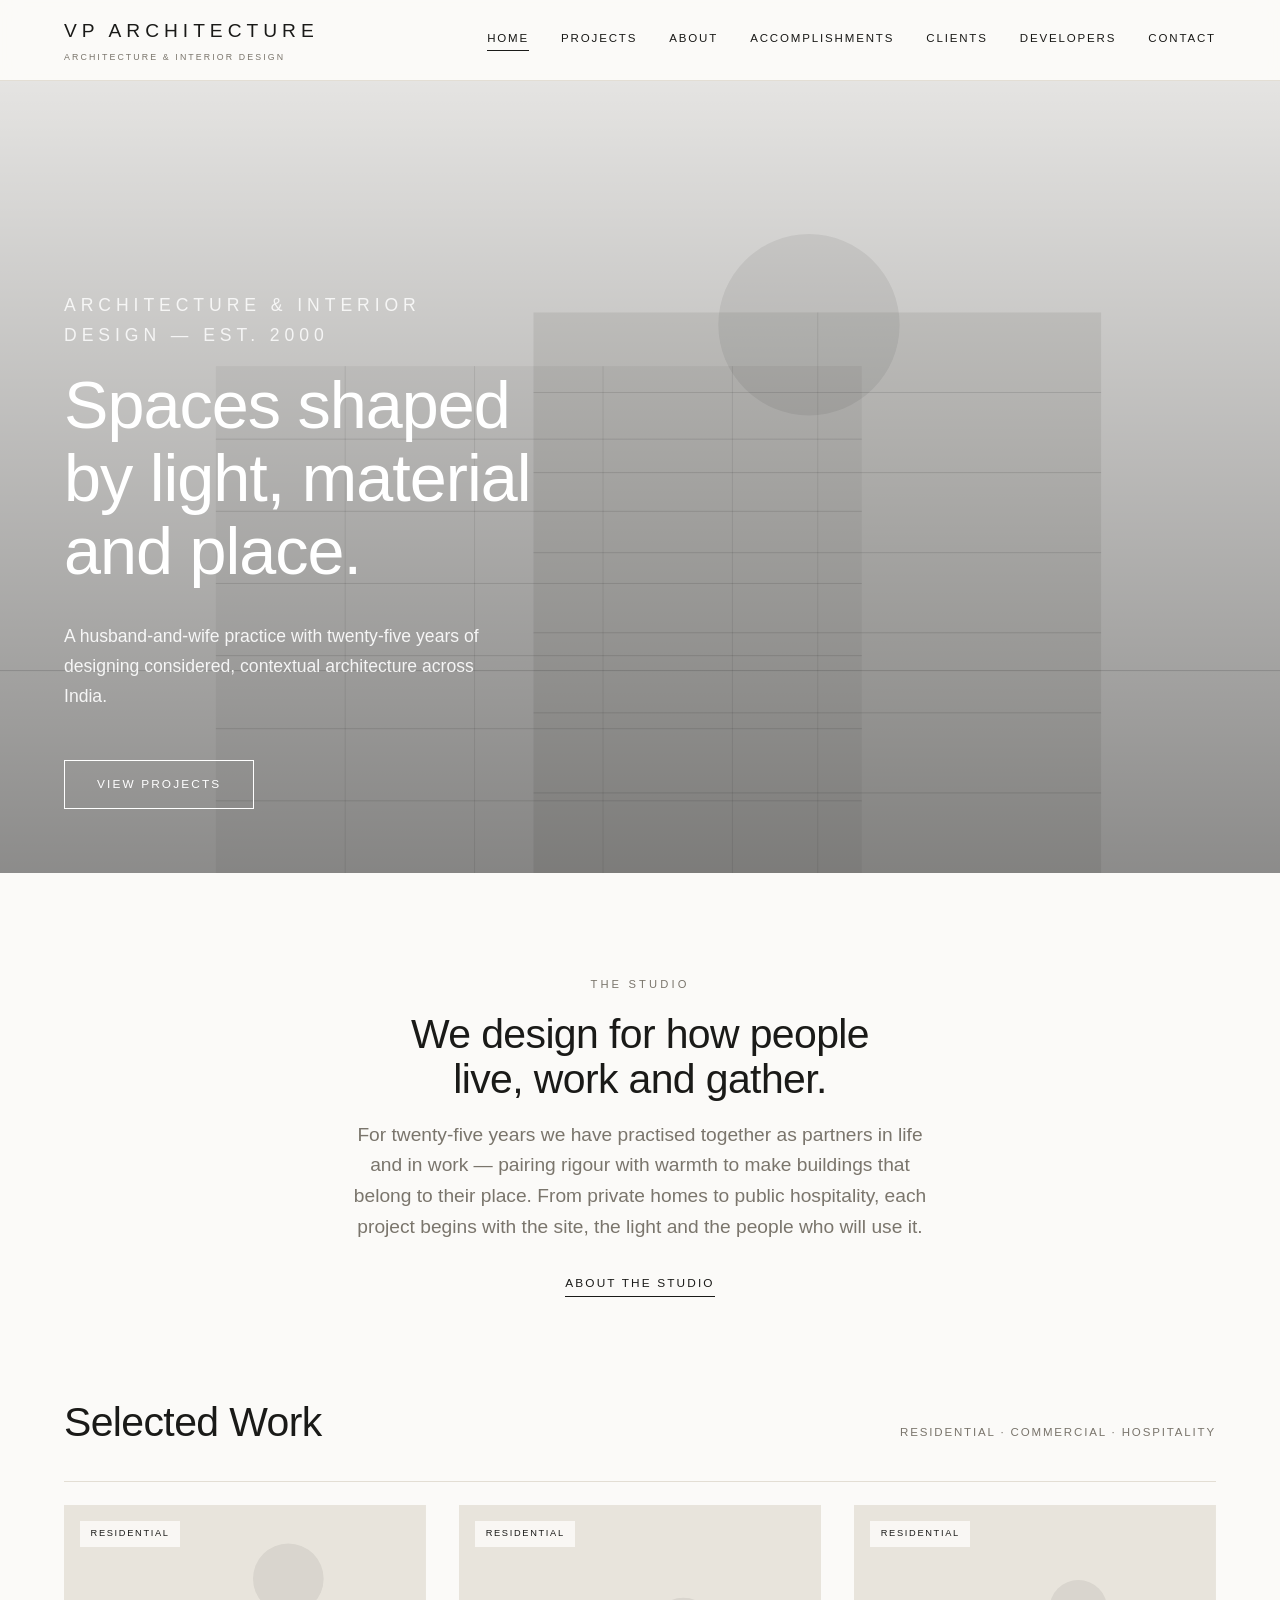
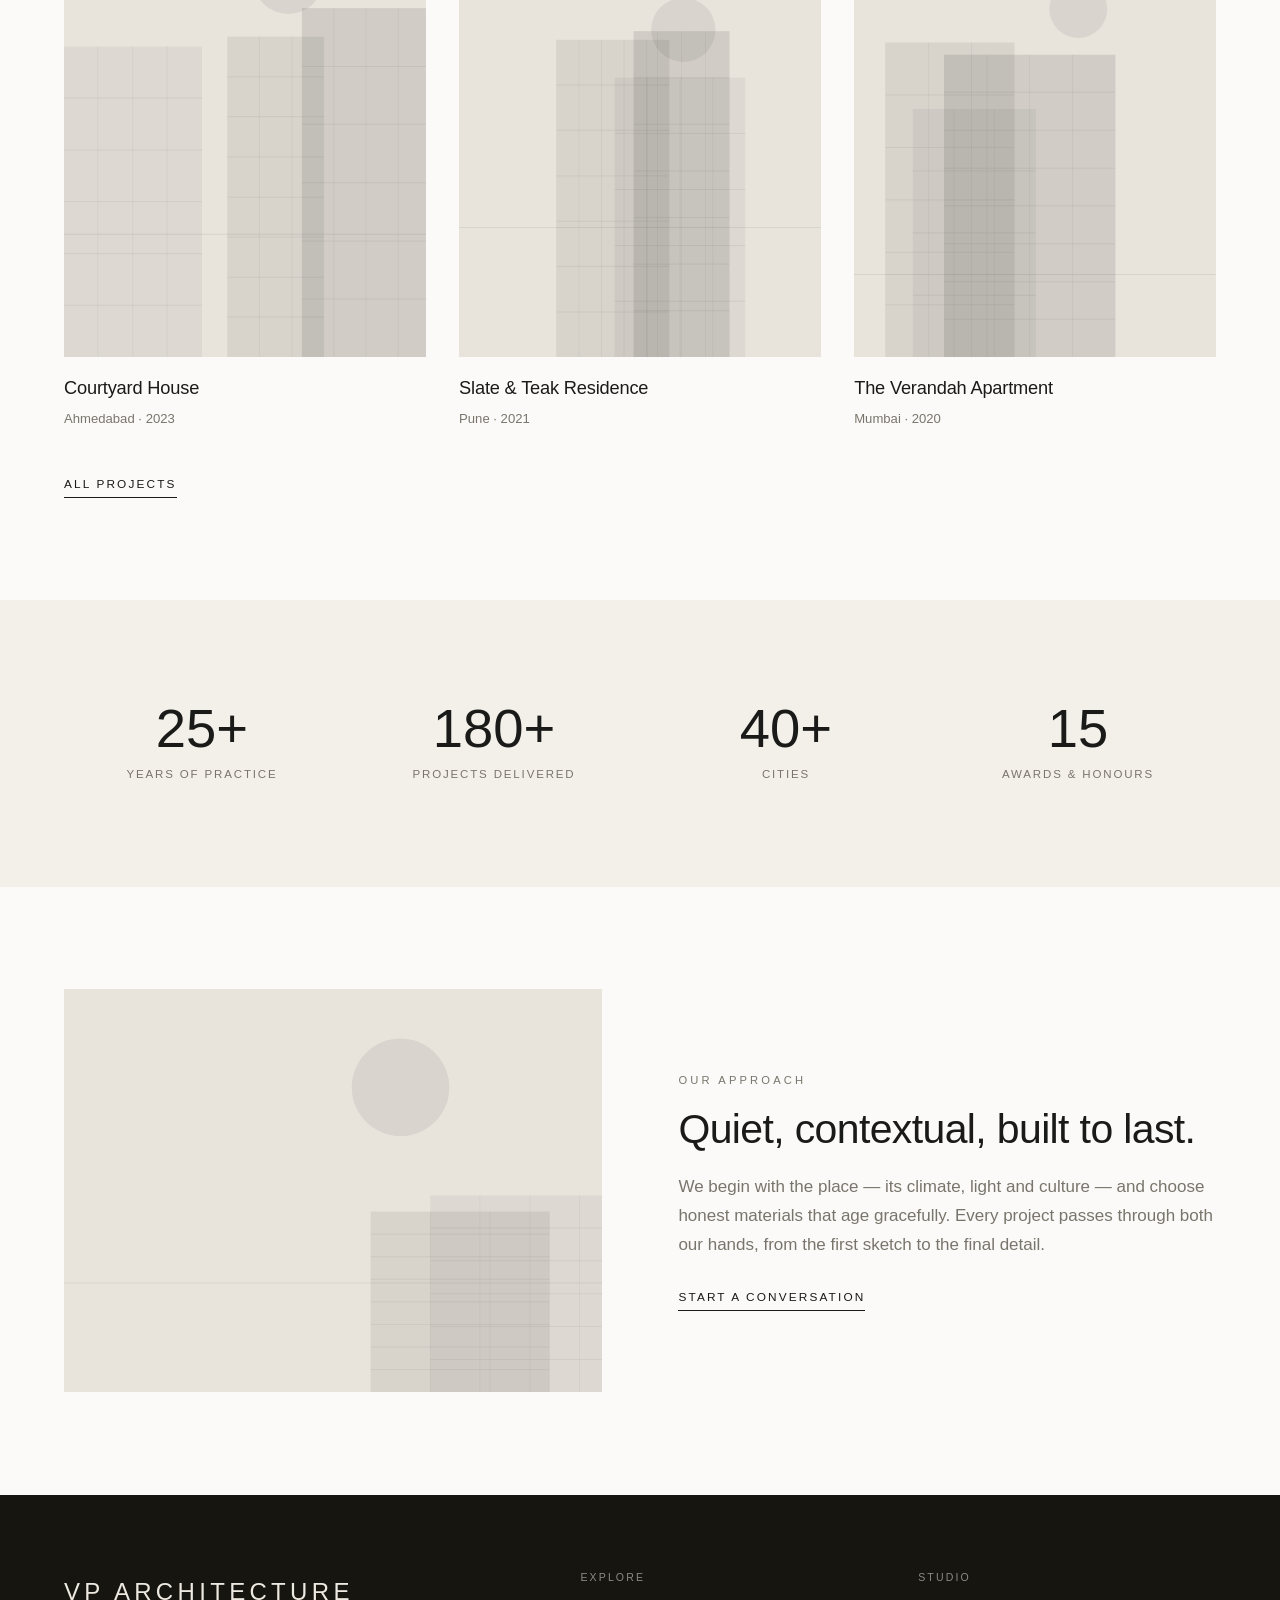
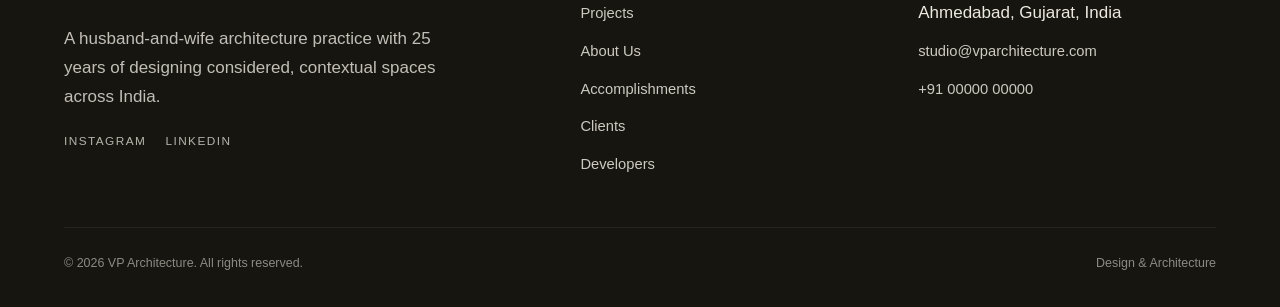
<file: website/index.html>
<!doctype html>
<html lang="en">
<head>
  <meta charset="utf-8">
  <meta name="viewport" content="width=device-width, initial-scale=1">
  <title>VP Architecture — Architecture &amp; Interior Design</title>
  <meta name="description" content="A husband-and-wife architecture practice with 25 years of designing considered, contextual spaces across India.">
  <link rel="preconnect" href="#">
  <link rel="stylesheet" href="assets/css/style.css">
  <script src="assets/js/main.js" defer></script>
</head>
<body>
  <a class="skip-link" href="#main">Skip to content</a>

  <header class="hdr" data-header>
    <div class="wrap hdr__in">
      <a class="logo" href="index.html">VP Architecture<small>Architecture &amp; Interior Design</small></a>
      <nav class="nav" aria-label="Primary">
        <a href="index.html" aria-current="page">Home</a>
        <a href="projects.html">Projects</a>
        <a href="about.html">About</a>
        <a href="accomplishments.html">Accomplishments</a>
        <a href="clients.html">Clients</a>
        <a href="developers.html">Developers</a>
        <a href="contact.html">Contact</a>
      </nav>
      <button class="nav-toggle" data-nav-toggle aria-label="Open menu"><span></span><span></span><span></span></button>
    </div>
  </header>

  <div class="mobile-nav" data-mobile-nav>
    <div class="wrap">
      <div class="mobile-nav__head"><span class="logo">VP Architecture</span><button class="mobile-nav__x" data-nav-close aria-label="Close menu">&times;</button></div>
      <nav class="mobile-nav__links" aria-label="Mobile">
        <a href="index.html">Home</a>
        <a href="projects.html">Projects</a>
        <a href="about.html">About</a>
        <a href="accomplishments.html">Accomplishments</a>
        <a href="clients.html">Clients</a>
        <a href="developers.html">Developers</a>
        <a href="contact.html">Contact</a>
      </nav>
    </div>
  </div>

  <main id="main">
    <section class="hero">
      <div class="hero__media"><span class="ph" data-seed="7" data-shape="wide"></span></div>
      <div class="hero__c">
        <p class="eyebrow">Architecture &amp; Interior Design — Est. 2000</p>
        <h1>Spaces shaped by light, material and place.</h1>
        <p>A husband-and-wife practice with twenty-five years of designing considered, contextual architecture across India.</p>
        <a class="btn btn--light" href="projects.html">View Projects</a>
      </div>
    </section>

    <section class="section">
      <div class="wrap">
        <div class="center-block reveal">
          <p class="eyebrow">The Studio</p>
          <h2>We design for how people live, work and gather.</h2>
          <p class="lead">For twenty-five years we have practised together as partners in life and in work — pairing rigour with warmth to make buildings that belong to their place. From private homes to public hospitality, each project begins with the site, the light and the people who will use it.</p>
          <p style="margin-top:1.6rem;"><a class="link-underline" href="about.html">About the studio</a></p>
        </div>
      </div>
    </section>

    <section class="section" style="padding-top:0;">
      <div class="wrap">
        <div class="cat-bar reveal">
          <h2>Selected Work</h2>
          <span class="count">Residential · Commercial · Hospitality</span>
        </div>
        <div class="grid" data-selected="3"></div>
        <p style="margin-top:2.4rem;"><a class="link-underline" href="projects.html">All Projects</a></p>
      </div>
    </section>

    <section class="section band">
      <div class="wrap">
        <div class="stats">
          <div class="reveal"><div class="stat__n">25+</div><div class="stat__l">Years of practice</div></div>
          <div class="reveal"><div class="stat__n">180+</div><div class="stat__l">Projects delivered</div></div>
          <div class="reveal"><div class="stat__n">40+</div><div class="stat__l">Cities</div></div>
          <div class="reveal"><div class="stat__n">15</div><div class="stat__l">Awards &amp; honours</div></div>
        </div>
      </div>
    </section>

    <section class="section">
      <div class="wrap">
        <div class="two-col reveal">
          <div class="two-col__media"><span class="ph" data-seed="42" data-shape="landscape"></span></div>
          <div>
            <p class="eyebrow">Our Approach</p>
            <h2>Quiet, contextual, built to last.</h2>
            <p class="muted">We begin with the place — its climate, light and culture — and choose honest materials that age gracefully. Every project passes through both our hands, from the first sketch to the final detail.</p>
            <p style="margin-top:1.4rem;"><a class="link-underline" href="contact.html">Start a conversation</a></p>
          </div>
        </div>
      </div>
    </section>
  </main>

  <footer class="ftr" id="footer">
    <div class="wrap">
      <div class="ftr__grid">
        <div>
          <div class="ftr__brand">VP Architecture</div>
          <p style="max-width:40ch;opacity:.8;">A husband-and-wife architecture practice with 25 years of designing considered, contextual spaces across India.</p>
          <div class="ftr__social">
            <a href="https://instagram.com" target="_blank" rel="noopener">Instagram</a>
            <a href="https://linkedin.com" target="_blank" rel="noopener">LinkedIn</a>
          </div>
        </div>
        <div>
          <h4>Explore</h4>
          <ul class="ftr__links">
            <li><a href="projects.html">Projects</a></li>
            <li><a href="about.html">About Us</a></li>
            <li><a href="accomplishments.html">Accomplishments</a></li>
            <li><a href="clients.html">Clients</a></li>
            <li><a href="developers.html">Developers</a></li>
          </ul>
        </div>
        <div>
          <h4>Studio</h4>
          <ul class="ftr__links">
            <li>Ahmedabad, Gujarat, India</li>
            <li><a href="mailto:studio@vparchitecture.com">studio@vparchitecture.com</a></li>
            <li><a href="tel:+910000000000">+91 00000 00000</a></li>
          </ul>
        </div>
      </div>
      <div class="ftr__bottom"><span>© 2026 VP Architecture. All rights reserved.</span><span>Design &amp; Architecture</span></div>
    </div>
  </footer>
</body>
</html>
</file>
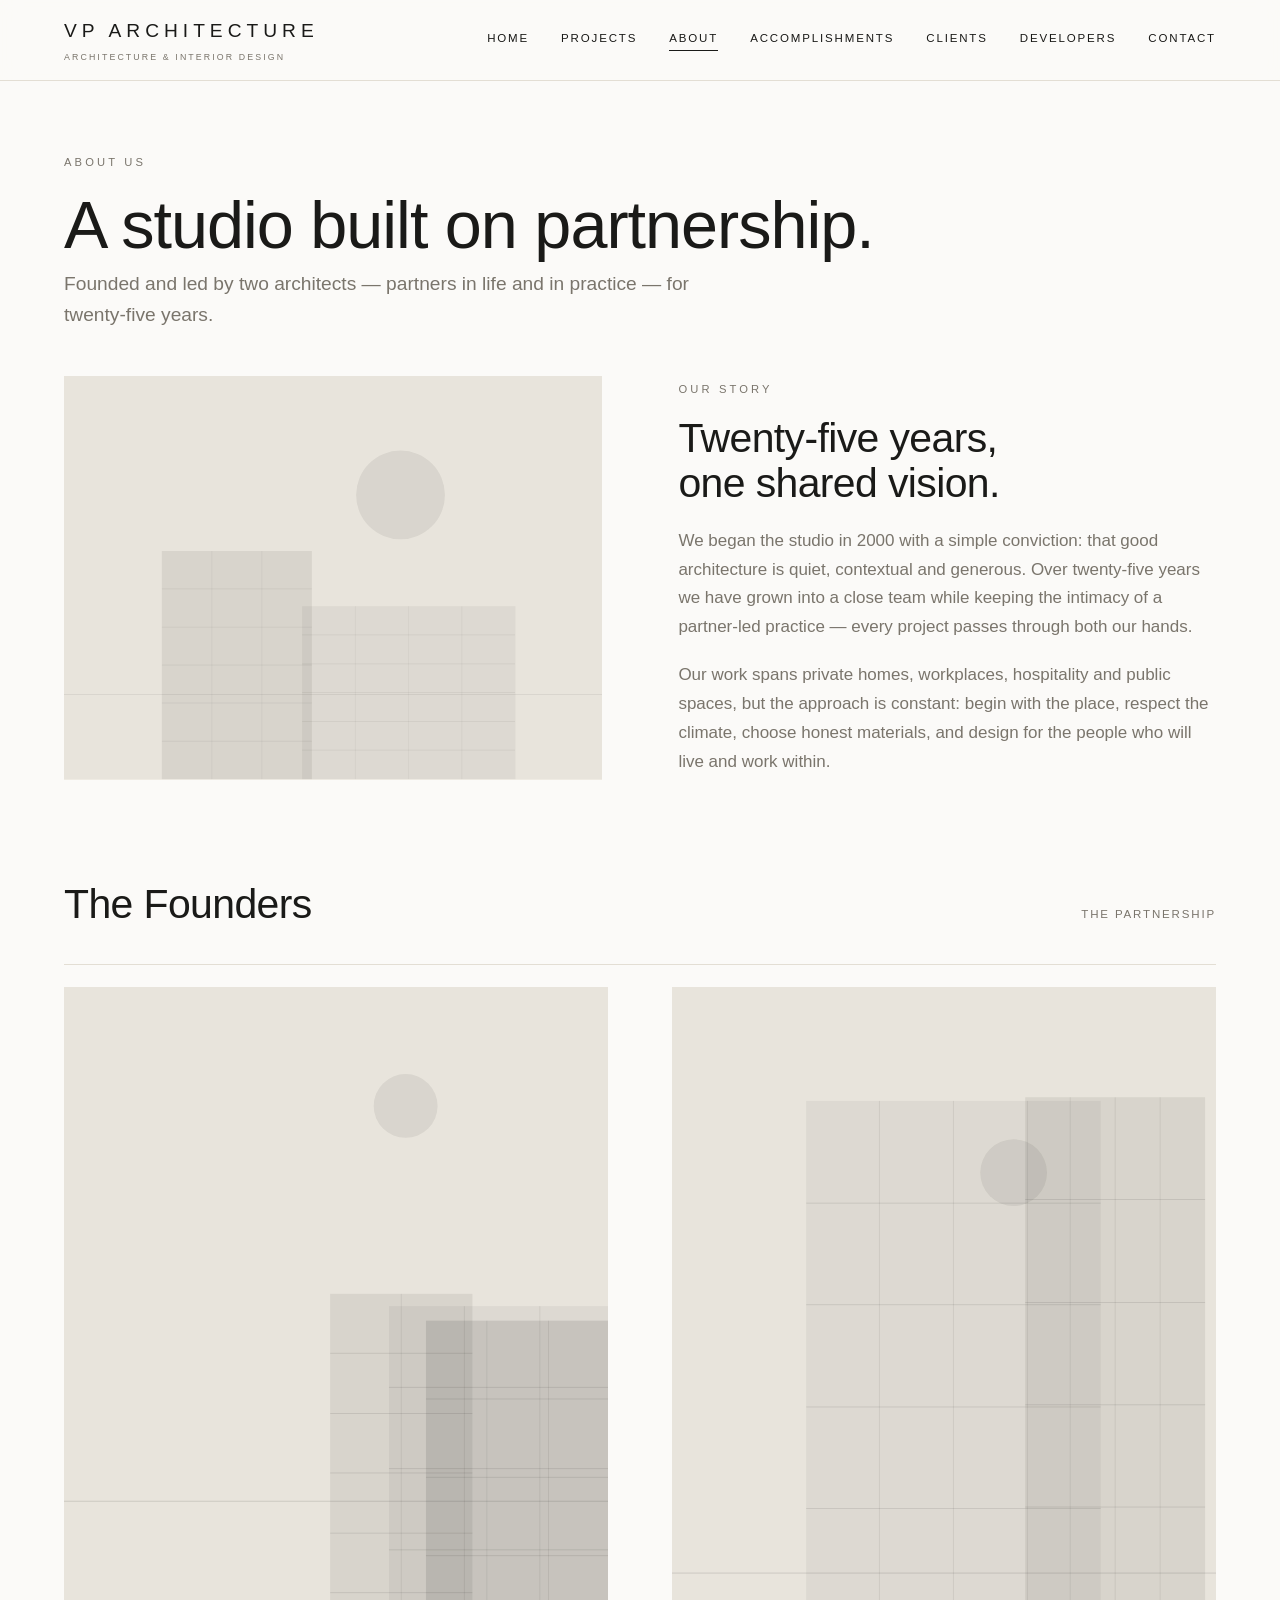
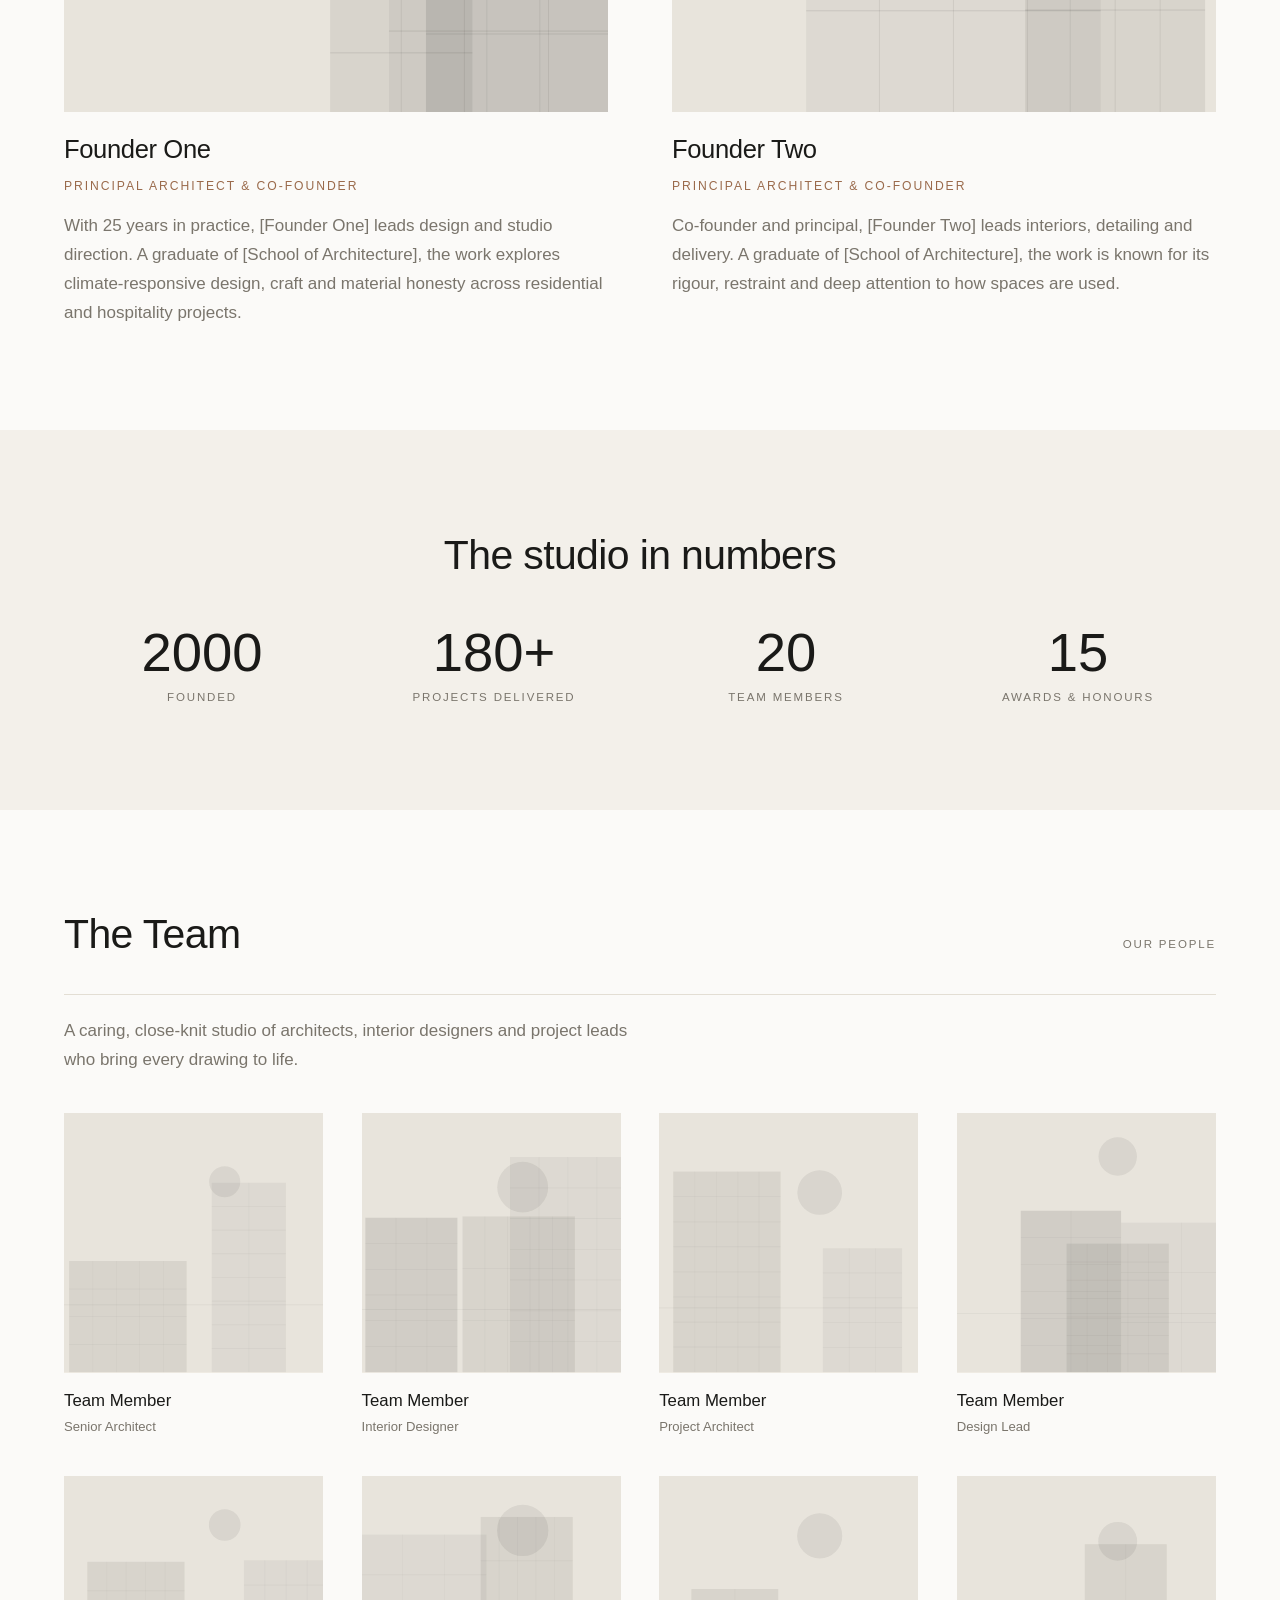
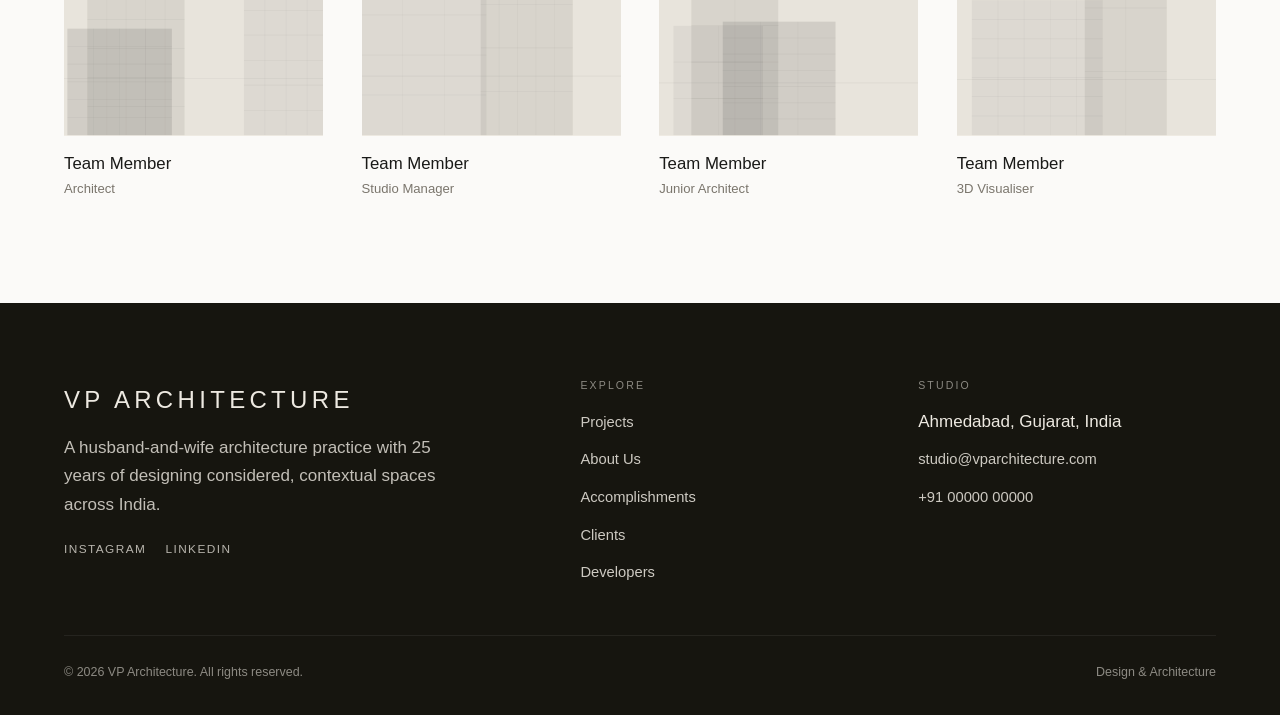
<file: website/about.html>
<!doctype html>
<html lang="en">
<head>
  <meta charset="utf-8">
  <meta name="viewport" content="width=device-width, initial-scale=1">
  <title>About Us — VP Architecture</title>
  <meta name="description" content="A studio built on partnership — founded and led by two architects with 25 years of practice, and a caring, close-knit team.">
  <link rel="stylesheet" href="assets/css/style.css">
  <script src="assets/js/main.js" defer></script>
</head>
<body>
  <a class="skip-link" href="#main">Skip to content</a>

  <header class="hdr" data-header>
    <div class="wrap hdr__in">
      <a class="logo" href="index.html">VP Architecture<small>Architecture &amp; Interior Design</small></a>
      <nav class="nav" aria-label="Primary">
        <a href="index.html">Home</a>
        <a href="projects.html">Projects</a>
        <a href="about.html" aria-current="page">About</a>
        <a href="accomplishments.html">Accomplishments</a>
        <a href="clients.html">Clients</a>
        <a href="developers.html">Developers</a>
        <a href="contact.html">Contact</a>
      </nav>
      <button class="nav-toggle" data-nav-toggle aria-label="Open menu"><span></span><span></span><span></span></button>
    </div>
  </header>

  <div class="mobile-nav" data-mobile-nav>
    <div class="wrap">
      <div class="mobile-nav__head"><span class="logo">VP Architecture</span><button class="mobile-nav__x" data-nav-close aria-label="Close menu">&times;</button></div>
      <nav class="mobile-nav__links" aria-label="Mobile">
        <a href="index.html">Home</a>
        <a href="projects.html">Projects</a>
        <a href="about.html">About</a>
        <a href="accomplishments.html">Accomplishments</a>
        <a href="clients.html">Clients</a>
        <a href="developers.html">Developers</a>
        <a href="contact.html">Contact</a>
      </nav>
    </div>
  </div>

  <main id="main">
    <section class="page-head">
      <div class="wrap">
        <p class="eyebrow reveal">About Us</p>
        <h1 class="reveal">A studio built on partnership.</h1>
        <p class="lead reveal">Founded and led by two architects — partners in life and in practice — for twenty-five years.</p>
      </div>
    </section>

    <section class="section" style="padding-top:0;">
      <div class="wrap">
        <div class="two-col reveal">
          <div class="two-col__media"><span class="ph" data-seed="14" data-shape="landscape"></span></div>
          <div>
            <p class="eyebrow">Our Story</p>
            <h2>Twenty-five years, one shared vision.</h2>
            <p class="muted">We began the studio in 2000 with a simple conviction: that good architecture is quiet, contextual and generous. Over twenty-five years we have grown into a close team while keeping the intimacy of a partner-led practice — every project passes through both our hands.</p>
            <p class="muted">Our work spans private homes, workplaces, hospitality and public spaces, but the approach is constant: begin with the place, respect the climate, choose honest materials, and design for the people who will live and work within.</p>
          </div>
        </div>
      </div>
    </section>

    <section class="section" style="padding-top:0;">
      <div class="wrap">
        <div class="cat-bar reveal"><h2>The Founders</h2><span class="count">The Partnership</span></div>
        <div class="owners">
          <div class="owner reveal">
            <div class="owner__media"><span class="ph" data-seed="61" data-shape="portrait"></span></div>
            <h3>Founder One</h3>
            <p class="owner__role">Principal Architect &amp; Co-founder</p>
            <p class="muted">With 25 years in practice, [Founder One] leads design and studio direction. A graduate of [School of Architecture], the work explores climate-responsive design, craft and material honesty across residential and hospitality projects.</p>
          </div>
          <div class="owner reveal">
            <div class="owner__media"><span class="ph" data-seed="73" data-shape="portrait"></span></div>
            <h3>Founder Two</h3>
            <p class="owner__role">Principal Architect &amp; Co-founder</p>
            <p class="muted">Co-founder and principal, [Founder Two] leads interiors, detailing and delivery. A graduate of [School of Architecture], the work is known for its rigour, restraint and deep attention to how spaces are used.</p>
          </div>
        </div>
      </div>
    </section>

    <section class="section band">
      <div class="wrap">
        <div class="center-block reveal" style="margin-bottom:3rem;"><h2>The studio in numbers</h2></div>
        <div class="stats">
          <div class="reveal"><div class="stat__n">2000</div><div class="stat__l">Founded</div></div>
          <div class="reveal"><div class="stat__n">180+</div><div class="stat__l">Projects delivered</div></div>
          <div class="reveal"><div class="stat__n">20</div><div class="stat__l">Team members</div></div>
          <div class="reveal"><div class="stat__n">15</div><div class="stat__l">Awards &amp; honours</div></div>
        </div>
      </div>
    </section>

    <section class="section">
      <div class="wrap">
        <div class="cat-bar reveal"><h2>The Team</h2><span class="count">Our People</span></div>
        <p class="cat-note">A caring, close-knit studio of architects, interior designers and project leads who bring every drawing to life.</p>
        <div class="team">
          <div class="member reveal"><div class="member__media"><span class="ph" data-seed="81" data-shape="square"></span></div><div class="member__name">Team Member</div><div class="member__role">Senior Architect</div></div>
          <div class="member reveal"><div class="member__media"><span class="ph" data-seed="82" data-shape="square"></span></div><div class="member__name">Team Member</div><div class="member__role">Interior Designer</div></div>
          <div class="member reveal"><div class="member__media"><span class="ph" data-seed="83" data-shape="square"></span></div><div class="member__name">Team Member</div><div class="member__role">Project Architect</div></div>
          <div class="member reveal"><div class="member__media"><span class="ph" data-seed="84" data-shape="square"></span></div><div class="member__name">Team Member</div><div class="member__role">Design Lead</div></div>
          <div class="member reveal"><div class="member__media"><span class="ph" data-seed="85" data-shape="square"></span></div><div class="member__name">Team Member</div><div class="member__role">Architect</div></div>
          <div class="member reveal"><div class="member__media"><span class="ph" data-seed="86" data-shape="square"></span></div><div class="member__name">Team Member</div><div class="member__role">Studio Manager</div></div>
          <div class="member reveal"><div class="member__media"><span class="ph" data-seed="87" data-shape="square"></span></div><div class="member__name">Team Member</div><div class="member__role">Junior Architect</div></div>
          <div class="member reveal"><div class="member__media"><span class="ph" data-seed="88" data-shape="square"></span></div><div class="member__name">Team Member</div><div class="member__role">3D Visualiser</div></div>
        </div>
      </div>
    </section>
  </main>

  <footer class="ftr">
    <div class="wrap">
      <div class="ftr__grid">
        <div>
          <div class="ftr__brand">VP Architecture</div>
          <p style="max-width:40ch;opacity:.8;">A husband-and-wife architecture practice with 25 years of designing considered, contextual spaces across India.</p>
          <div class="ftr__social">
            <a href="https://instagram.com" target="_blank" rel="noopener">Instagram</a>
            <a href="https://linkedin.com" target="_blank" rel="noopener">LinkedIn</a>
          </div>
        </div>
        <div>
          <h4>Explore</h4>
          <ul class="ftr__links">
            <li><a href="projects.html">Projects</a></li>
            <li><a href="about.html">About Us</a></li>
            <li><a href="accomplishments.html">Accomplishments</a></li>
            <li><a href="clients.html">Clients</a></li>
            <li><a href="developers.html">Developers</a></li>
          </ul>
        </div>
        <div>
          <h4>Studio</h4>
          <ul class="ftr__links">
            <li>Ahmedabad, Gujarat, India</li>
            <li><a href="mailto:studio@vparchitecture.com">studio@vparchitecture.com</a></li>
            <li><a href="tel:+910000000000">+91 00000 00000</a></li>
          </ul>
        </div>
      </div>
      <div class="ftr__bottom"><span>© 2026 VP Architecture. All rights reserved.</span><span>Design &amp; Architecture</span></div>
    </div>
  </footer>
</body>
</html>
</file>
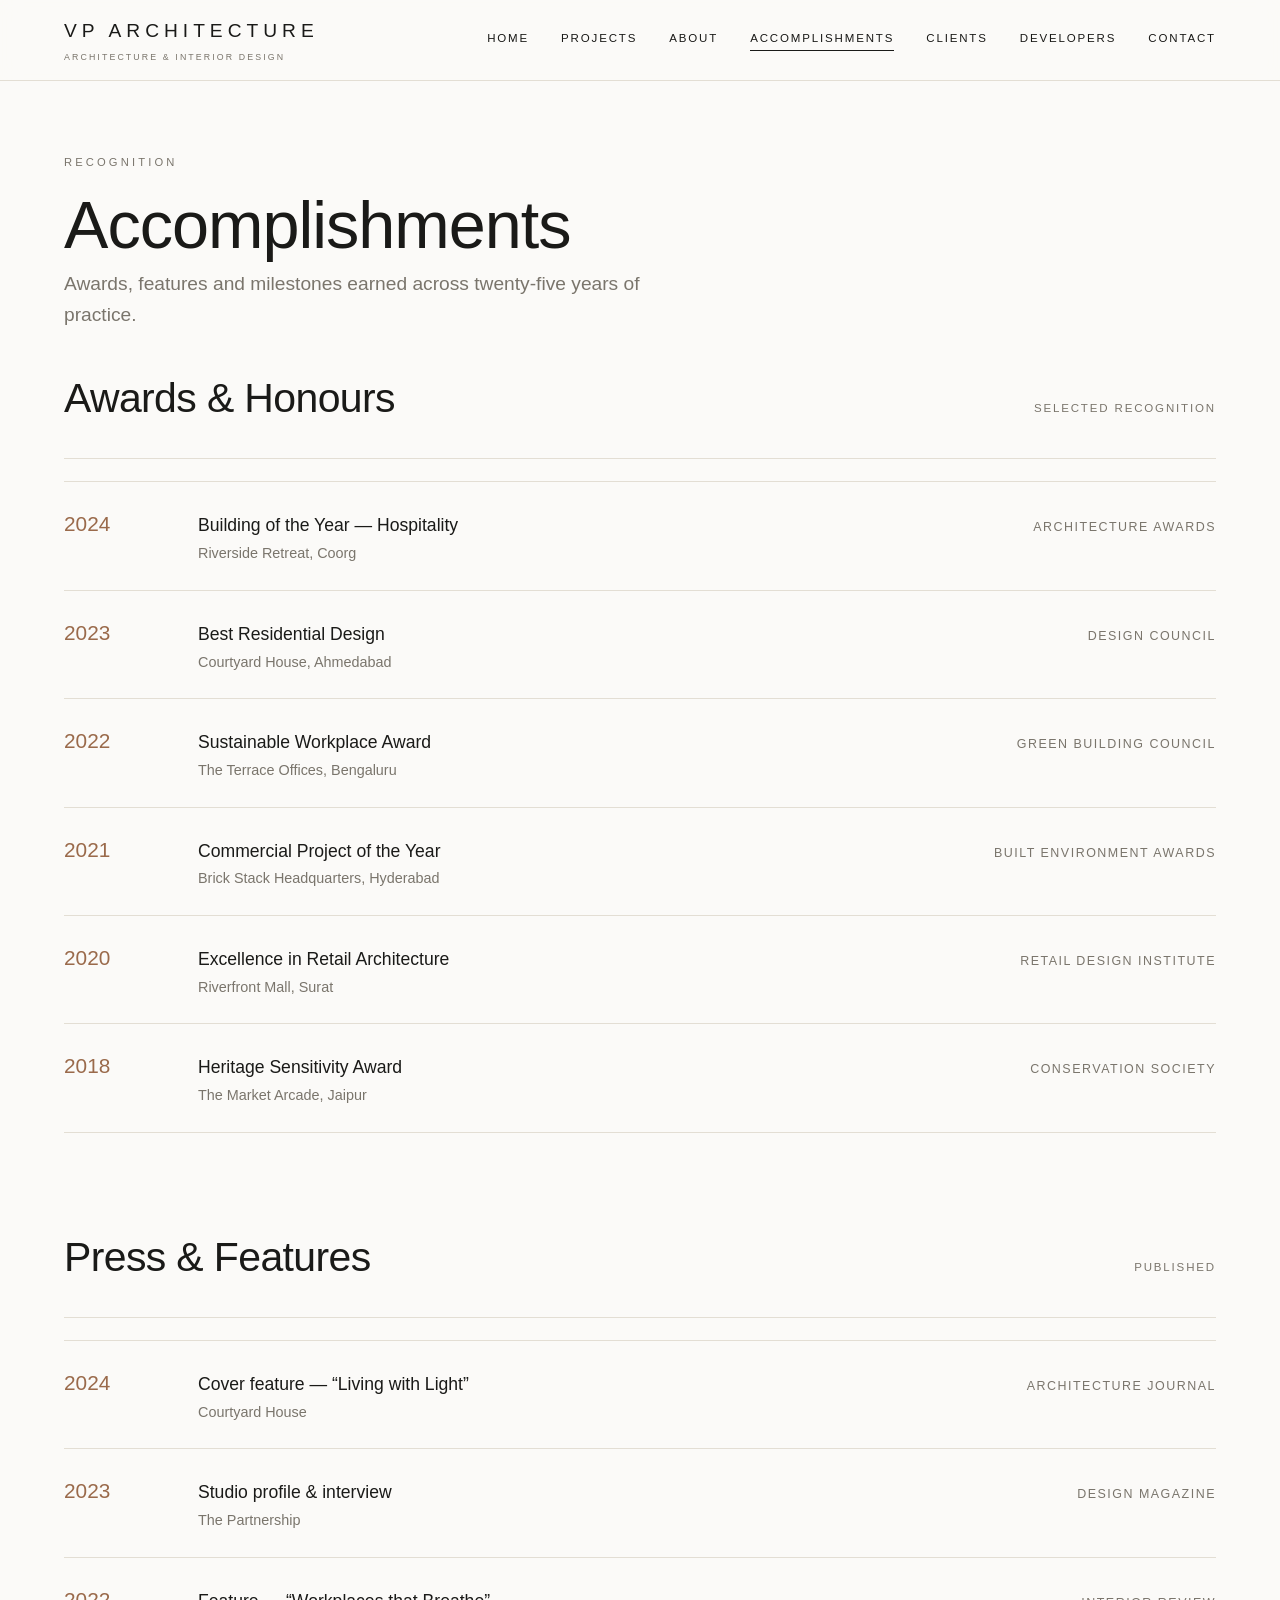
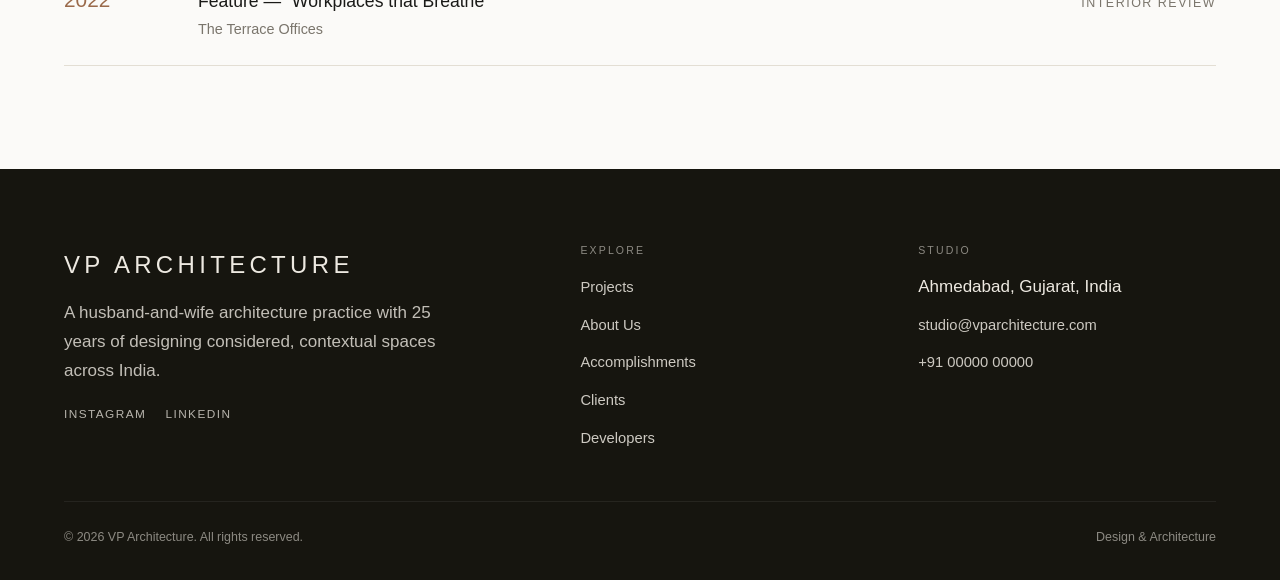
<file: website/accomplishments.html>
<!doctype html>
<html lang="en">
<head>
  <meta charset="utf-8">
  <meta name="viewport" content="width=device-width, initial-scale=1">
  <title>Accomplishments — VP Architecture</title>
  <meta name="description" content="Awards, features and milestones earned across twenty-five years of practice.">
  <link rel="stylesheet" href="assets/css/style.css">
  <script src="assets/js/main.js" defer></script>
</head>
<body>
  <a class="skip-link" href="#main">Skip to content</a>

  <header class="hdr" data-header>
    <div class="wrap hdr__in">
      <a class="logo" href="index.html">VP Architecture<small>Architecture &amp; Interior Design</small></a>
      <nav class="nav" aria-label="Primary">
        <a href="index.html">Home</a>
        <a href="projects.html">Projects</a>
        <a href="about.html">About</a>
        <a href="accomplishments.html" aria-current="page">Accomplishments</a>
        <a href="clients.html">Clients</a>
        <a href="developers.html">Developers</a>
        <a href="contact.html">Contact</a>
      </nav>
      <button class="nav-toggle" data-nav-toggle aria-label="Open menu"><span></span><span></span><span></span></button>
    </div>
  </header>

  <div class="mobile-nav" data-mobile-nav>
    <div class="wrap">
      <div class="mobile-nav__head"><span class="logo">VP Architecture</span><button class="mobile-nav__x" data-nav-close aria-label="Close menu">&times;</button></div>
      <nav class="mobile-nav__links" aria-label="Mobile">
        <a href="index.html">Home</a>
        <a href="projects.html">Projects</a>
        <a href="about.html">About</a>
        <a href="accomplishments.html">Accomplishments</a>
        <a href="clients.html">Clients</a>
        <a href="developers.html">Developers</a>
        <a href="contact.html">Contact</a>
      </nav>
    </div>
  </div>

  <main id="main">
    <section class="page-head">
      <div class="wrap">
        <p class="eyebrow reveal">Recognition</p>
        <h1 class="reveal">Accomplishments</h1>
        <p class="lead reveal">Awards, features and milestones earned across twenty-five years of practice.</p>
      </div>
    </section>

    <section class="section" style="padding-top:0;">
      <div class="wrap">
        <div class="cat-bar reveal"><h2>Awards &amp; Honours</h2><span class="count">Selected recognition</span></div>
        <div class="awards">
          <div class="award reveal"><div class="award__year">2024</div><div><div class="award__title">Building of the Year — Hospitality</div><div class="award__project">Riverside Retreat, Coorg</div></div><div class="award__org">Architecture Awards</div></div>
          <div class="award reveal"><div class="award__year">2023</div><div><div class="award__title">Best Residential Design</div><div class="award__project">Courtyard House, Ahmedabad</div></div><div class="award__org">Design Council</div></div>
          <div class="award reveal"><div class="award__year">2022</div><div><div class="award__title">Sustainable Workplace Award</div><div class="award__project">The Terrace Offices, Bengaluru</div></div><div class="award__org">Green Building Council</div></div>
          <div class="award reveal"><div class="award__year">2021</div><div><div class="award__title">Commercial Project of the Year</div><div class="award__project">Brick Stack Headquarters, Hyderabad</div></div><div class="award__org">Built Environment Awards</div></div>
          <div class="award reveal"><div class="award__year">2020</div><div><div class="award__title">Excellence in Retail Architecture</div><div class="award__project">Riverfront Mall, Surat</div></div><div class="award__org">Retail Design Institute</div></div>
          <div class="award reveal"><div class="award__year">2018</div><div><div class="award__title">Heritage Sensitivity Award</div><div class="award__project">The Market Arcade, Jaipur</div></div><div class="award__org">Conservation Society</div></div>
        </div>
      </div>
    </section>

    <section class="section" style="padding-top:0;">
      <div class="wrap">
        <div class="cat-bar reveal"><h2>Press &amp; Features</h2><span class="count">Published</span></div>
        <div class="awards">
          <div class="award reveal"><div class="award__year">2024</div><div><div class="award__title">Cover feature — “Living with Light”</div><div class="award__project">Courtyard House</div></div><div class="award__org">Architecture Journal</div></div>
          <div class="award reveal"><div class="award__year">2023</div><div><div class="award__title">Studio profile &amp; interview</div><div class="award__project">The Partnership</div></div><div class="award__org">Design Magazine</div></div>
          <div class="award reveal"><div class="award__year">2022</div><div><div class="award__title">Feature — “Workplaces that Breathe”</div><div class="award__project">The Terrace Offices</div></div><div class="award__org">Interior Review</div></div>
        </div>
      </div>
    </section>
  </main>

  <footer class="ftr">
    <div class="wrap">
      <div class="ftr__grid">
        <div>
          <div class="ftr__brand">VP Architecture</div>
          <p style="max-width:40ch;opacity:.8;">A husband-and-wife architecture practice with 25 years of designing considered, contextual spaces across India.</p>
          <div class="ftr__social">
            <a href="https://instagram.com" target="_blank" rel="noopener">Instagram</a>
            <a href="https://linkedin.com" target="_blank" rel="noopener">LinkedIn</a>
          </div>
        </div>
        <div>
          <h4>Explore</h4>
          <ul class="ftr__links">
            <li><a href="projects.html">Projects</a></li>
            <li><a href="about.html">About Us</a></li>
            <li><a href="accomplishments.html">Accomplishments</a></li>
            <li><a href="clients.html">Clients</a></li>
            <li><a href="developers.html">Developers</a></li>
          </ul>
        </div>
        <div>
          <h4>Studio</h4>
          <ul class="ftr__links">
            <li>Ahmedabad, Gujarat, India</li>
            <li><a href="mailto:studio@vparchitecture.com">studio@vparchitecture.com</a></li>
            <li><a href="tel:+910000000000">+91 00000 00000</a></li>
          </ul>
        </div>
      </div>
      <div class="ftr__bottom"><span>© 2026 VP Architecture. All rights reserved.</span><span>Design &amp; Architecture</span></div>
    </div>
  </footer>
</body>
</html>
</file>
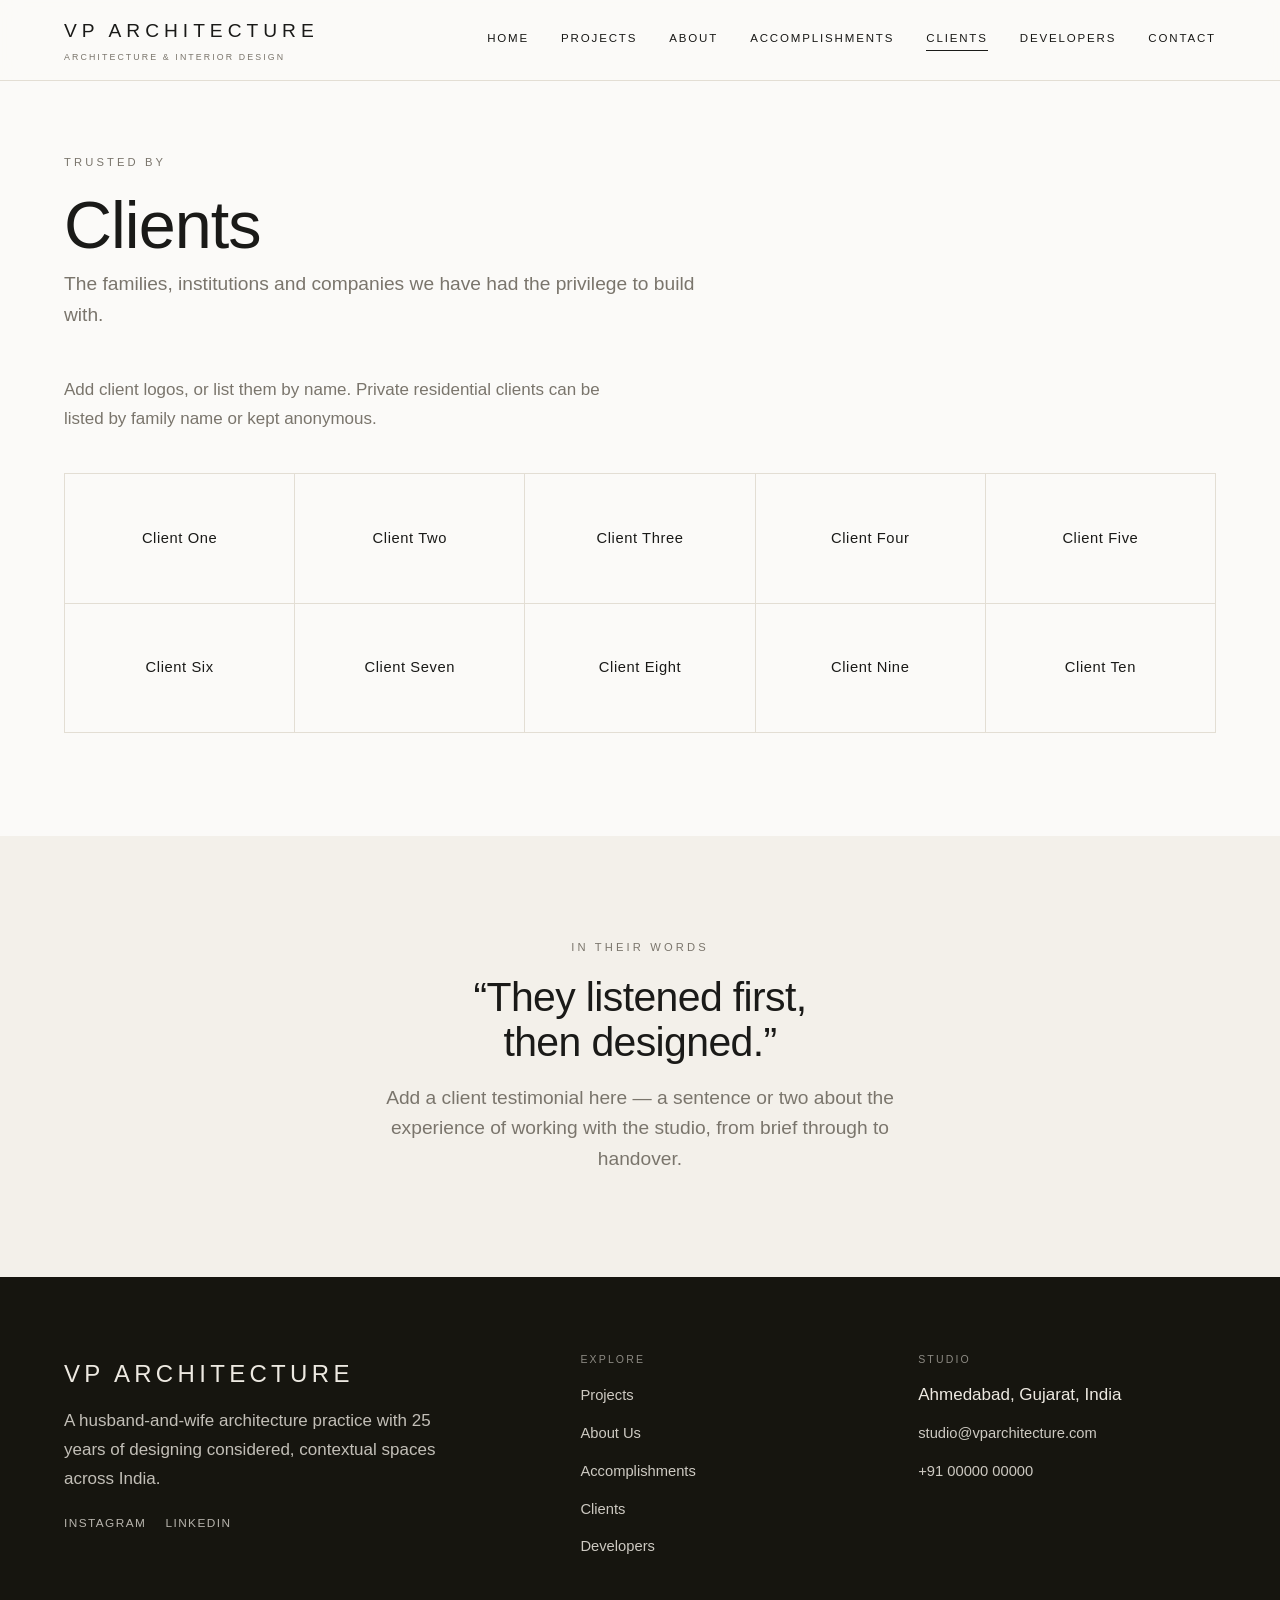
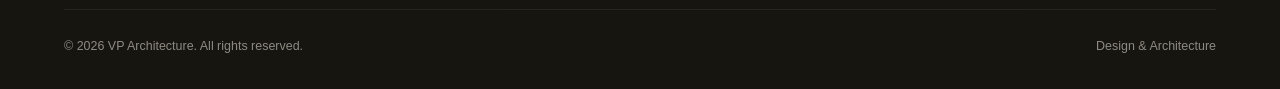
<file: website/clients.html>
<!doctype html>
<html lang="en">
<head>
  <meta charset="utf-8">
  <meta name="viewport" content="width=device-width, initial-scale=1">
  <title>Clients — VP Architecture</title>
  <meta name="description" content="The families, institutions and companies we have had the privilege to build with.">
  <link rel="stylesheet" href="assets/css/style.css">
  <script src="assets/js/main.js" defer></script>
</head>
<body>
  <a class="skip-link" href="#main">Skip to content</a>

  <header class="hdr" data-header>
    <div class="wrap hdr__in">
      <a class="logo" href="index.html">VP Architecture<small>Architecture &amp; Interior Design</small></a>
      <nav class="nav" aria-label="Primary">
        <a href="index.html">Home</a>
        <a href="projects.html">Projects</a>
        <a href="about.html">About</a>
        <a href="accomplishments.html">Accomplishments</a>
        <a href="clients.html" aria-current="page">Clients</a>
        <a href="developers.html">Developers</a>
        <a href="contact.html">Contact</a>
      </nav>
      <button class="nav-toggle" data-nav-toggle aria-label="Open menu"><span></span><span></span><span></span></button>
    </div>
  </header>

  <div class="mobile-nav" data-mobile-nav>
    <div class="wrap">
      <div class="mobile-nav__head"><span class="logo">VP Architecture</span><button class="mobile-nav__x" data-nav-close aria-label="Close menu">&times;</button></div>
      <nav class="mobile-nav__links" aria-label="Mobile">
        <a href="index.html">Home</a>
        <a href="projects.html">Projects</a>
        <a href="about.html">About</a>
        <a href="accomplishments.html">Accomplishments</a>
        <a href="clients.html">Clients</a>
        <a href="developers.html">Developers</a>
        <a href="contact.html">Contact</a>
      </nav>
    </div>
  </div>

  <main id="main">
    <section class="page-head">
      <div class="wrap">
        <p class="eyebrow reveal">Trusted By</p>
        <h1 class="reveal">Clients</h1>
        <p class="lead reveal">The families, institutions and companies we have had the privilege to build with.</p>
      </div>
    </section>

    <section class="section" style="padding-top:0;">
      <div class="wrap">
        <p class="cat-note reveal">Add client logos, or list them by name. Private residential clients can be listed by family name or kept anonymous.</p>
        <div class="logos reveal">
          <div class="logo-cell"><span>Client One</span></div>
          <div class="logo-cell"><span>Client Two</span></div>
          <div class="logo-cell"><span>Client Three</span></div>
          <div class="logo-cell"><span>Client Four</span></div>
          <div class="logo-cell"><span>Client Five</span></div>
          <div class="logo-cell"><span>Client Six</span></div>
          <div class="logo-cell"><span>Client Seven</span></div>
          <div class="logo-cell"><span>Client Eight</span></div>
          <div class="logo-cell"><span>Client Nine</span></div>
          <div class="logo-cell"><span>Client Ten</span></div>
        </div>
      </div>
    </section>

    <section class="section band">
      <div class="wrap">
        <div class="center-block reveal">
          <p class="eyebrow">In their words</p>
          <h2>“They listened first, then designed.”</h2>
          <p class="lead">Add a client testimonial here — a sentence or two about the experience of working with the studio, from brief through to handover.</p>
        </div>
      </div>
    </section>
  </main>

  <footer class="ftr">
    <div class="wrap">
      <div class="ftr__grid">
        <div>
          <div class="ftr__brand">VP Architecture</div>
          <p style="max-width:40ch;opacity:.8;">A husband-and-wife architecture practice with 25 years of designing considered, contextual spaces across India.</p>
          <div class="ftr__social">
            <a href="https://instagram.com" target="_blank" rel="noopener">Instagram</a>
            <a href="https://linkedin.com" target="_blank" rel="noopener">LinkedIn</a>
          </div>
        </div>
        <div>
          <h4>Explore</h4>
          <ul class="ftr__links">
            <li><a href="projects.html">Projects</a></li>
            <li><a href="about.html">About Us</a></li>
            <li><a href="accomplishments.html">Accomplishments</a></li>
            <li><a href="clients.html">Clients</a></li>
            <li><a href="developers.html">Developers</a></li>
          </ul>
        </div>
        <div>
          <h4>Studio</h4>
          <ul class="ftr__links">
            <li>Ahmedabad, Gujarat, India</li>
            <li><a href="mailto:studio@vparchitecture.com">studio@vparchitecture.com</a></li>
            <li><a href="tel:+910000000000">+91 00000 00000</a></li>
          </ul>
        </div>
      </div>
      <div class="ftr__bottom"><span>© 2026 VP Architecture. All rights reserved.</span><span>Design &amp; Architecture</span></div>
    </div>
  </footer>
</body>
</html>
</file>
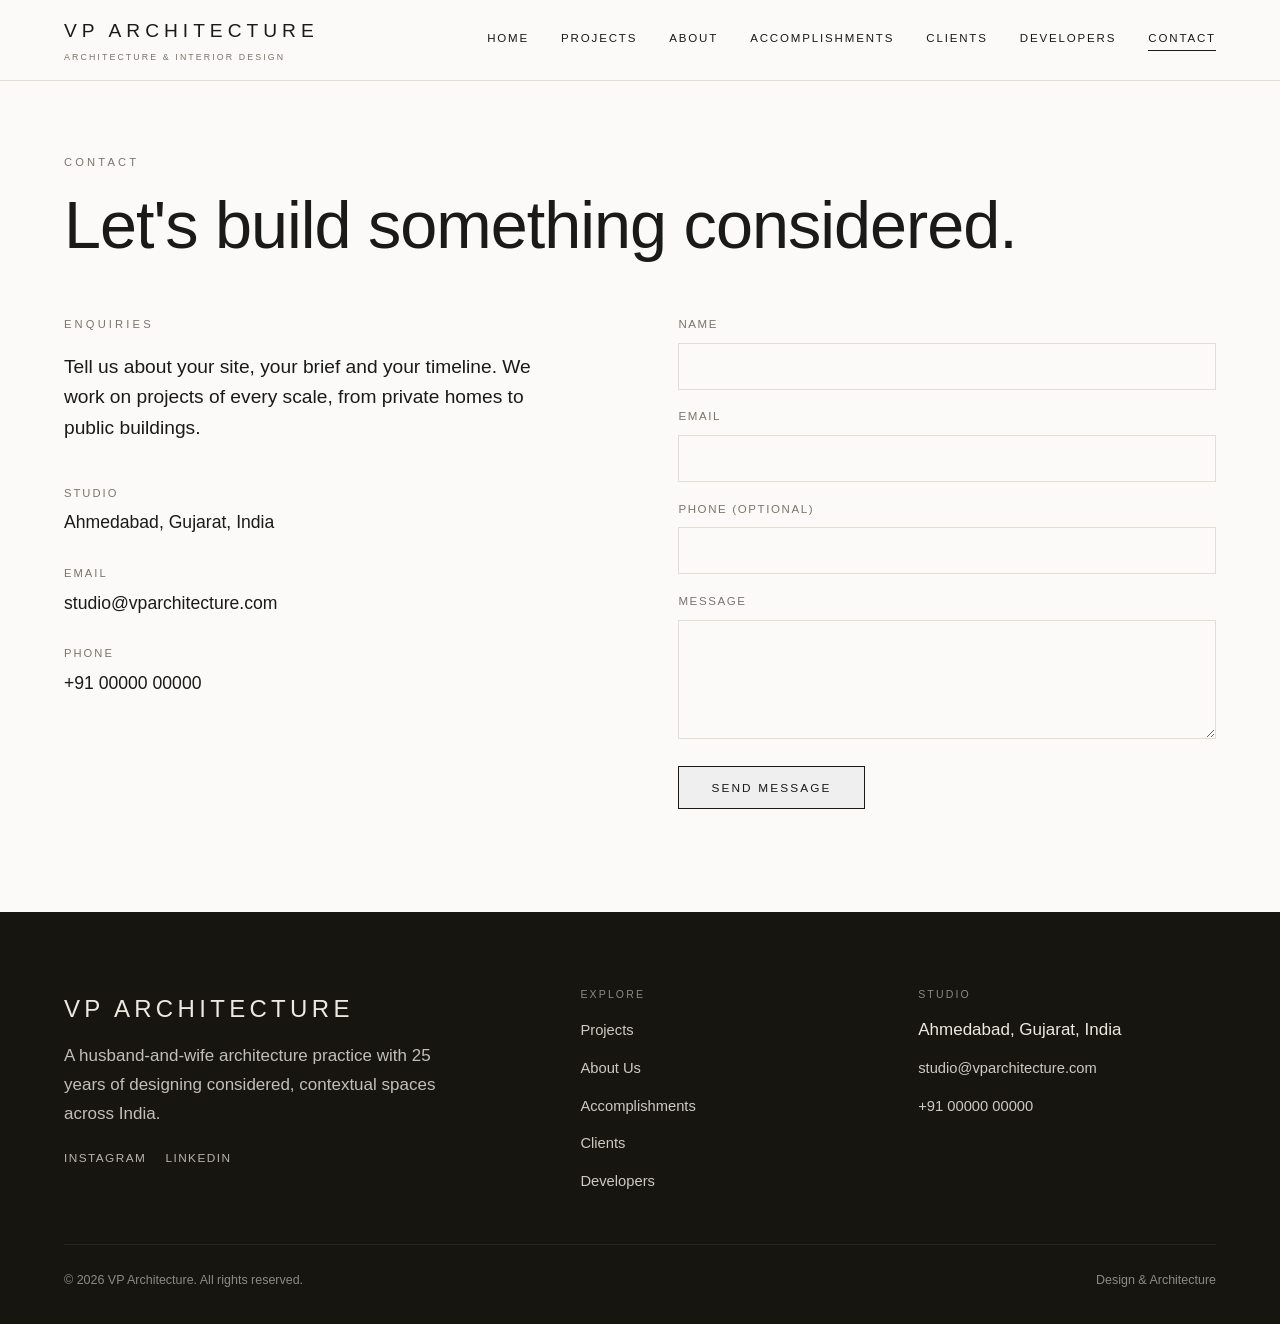
<file: website/contact.html>
<!doctype html>
<html lang="en">
<head>
  <meta charset="utf-8">
  <meta name="viewport" content="width=device-width, initial-scale=1">
  <title>Contact — VP Architecture</title>
  <meta name="description" content="Start a conversation with the studio. We work on projects of every scale, from private homes to public buildings.">
  <link rel="stylesheet" href="assets/css/style.css">
  <script src="assets/js/main.js" defer></script>
</head>
<body>
  <a class="skip-link" href="#main">Skip to content</a>

  <header class="hdr" data-header>
    <div class="wrap hdr__in">
      <a class="logo" href="index.html">VP Architecture<small>Architecture &amp; Interior Design</small></a>
      <nav class="nav" aria-label="Primary">
        <a href="index.html">Home</a>
        <a href="projects.html">Projects</a>
        <a href="about.html">About</a>
        <a href="accomplishments.html">Accomplishments</a>
        <a href="clients.html">Clients</a>
        <a href="developers.html">Developers</a>
        <a href="contact.html" aria-current="page">Contact</a>
      </nav>
      <button class="nav-toggle" data-nav-toggle aria-label="Open menu"><span></span><span></span><span></span></button>
    </div>
  </header>

  <div class="mobile-nav" data-mobile-nav>
    <div class="wrap">
      <div class="mobile-nav__head"><span class="logo">VP Architecture</span><button class="mobile-nav__x" data-nav-close aria-label="Close menu">&times;</button></div>
      <nav class="mobile-nav__links" aria-label="Mobile">
        <a href="index.html">Home</a>
        <a href="projects.html">Projects</a>
        <a href="about.html">About</a>
        <a href="accomplishments.html">Accomplishments</a>
        <a href="clients.html">Clients</a>
        <a href="developers.html">Developers</a>
        <a href="contact.html">Contact</a>
      </nav>
    </div>
  </div>

  <main id="main">
    <section class="page-head">
      <div class="wrap">
        <p class="eyebrow reveal">Contact</p>
        <h1 class="reveal">Let's build something considered.</h1>
      </div>
    </section>

    <section class="section" style="padding-top:0;">
      <div class="wrap">
        <div class="contact-grid">
          <div class="reveal">
            <p class="eyebrow">Enquiries</p>
            <p class="lead" style="color:var(--ink);max-width:44ch;margin-bottom:2.5rem;">Tell us about your site, your brief and your timeline. We work on projects of every scale, from private homes to public buildings.</p>
            <div class="cdetail"><div class="k">Studio</div><div class="v">Ahmedabad, Gujarat, India</div></div>
            <div class="cdetail"><div class="k">Email</div><div class="v"><a href="mailto:studio@vparchitecture.com">studio@vparchitecture.com</a></div></div>
            <div class="cdetail"><div class="k">Phone</div><div class="v"><a href="tel:+910000000000">+91 00000 00000</a></div></div>
          </div>

          <div class="reveal">
            <!-- To receive submissions: create a free form at https://formspree.io,
                 then replace YOUR_FORM_ID below with your endpoint. Until then the
                 form falls back to opening the visitor's email client. -->
            <form action="https://formspree.io/f/YOUR_FORM_ID" method="POST">
              <div class="field">
                <label for="name">Name</label>
                <input type="text" id="name" name="name" required>
              </div>
              <div class="field">
                <label for="email">Email</label>
                <input type="email" id="email" name="email" required>
              </div>
              <div class="field">
                <label for="phone">Phone (optional)</label>
                <input type="tel" id="phone" name="phone">
              </div>
              <div class="field">
                <label for="message">Message</label>
                <textarea id="message" name="message" rows="5" required></textarea>
              </div>
              <button type="submit" class="btn">Send message</button>
            </form>
          </div>
        </div>
      </div>
    </section>
  </main>

  <footer class="ftr">
    <div class="wrap">
      <div class="ftr__grid">
        <div>
          <div class="ftr__brand">VP Architecture</div>
          <p style="max-width:40ch;opacity:.8;">A husband-and-wife architecture practice with 25 years of designing considered, contextual spaces across India.</p>
          <div class="ftr__social">
            <a href="https://instagram.com" target="_blank" rel="noopener">Instagram</a>
            <a href="https://linkedin.com" target="_blank" rel="noopener">LinkedIn</a>
          </div>
        </div>
        <div>
          <h4>Explore</h4>
          <ul class="ftr__links">
            <li><a href="projects.html">Projects</a></li>
            <li><a href="about.html">About Us</a></li>
            <li><a href="accomplishments.html">Accomplishments</a></li>
            <li><a href="clients.html">Clients</a></li>
            <li><a href="developers.html">Developers</a></li>
          </ul>
        </div>
        <div>
          <h4>Studio</h4>
          <ul class="ftr__links">
            <li>Ahmedabad, Gujarat, India</li>
            <li><a href="mailto:studio@vparchitecture.com">studio@vparchitecture.com</a></li>
            <li><a href="tel:+910000000000">+91 00000 00000</a></li>
          </ul>
        </div>
      </div>
      <div class="ftr__bottom"><span>© 2026 VP Architecture. All rights reserved.</span><span>Design &amp; Architecture</span></div>
    </div>
  </footer>

  <script>
    // Fallback: if the Formspree endpoint hasn't been set, send via the visitor's email client.
    (function () {
      var form = document.querySelector('form[action*="formspree"]');
      if (!form) return;
      form.addEventListener('submit', function (e) {
        if (form.getAttribute('action').indexOf('YOUR_FORM_ID') === -1) return; // real endpoint set — let it post
        e.preventDefault();
        var g = function (n) { var el = form.querySelector('[name="' + n + '"]'); return el ? el.value : ''; };
        var body = encodeURIComponent('Name: ' + g('name') + '\nEmail: ' + g('email') + '\nPhone: ' + g('phone') + '\n\n' + g('message'));
        window.location.href = 'mailto:studio@vparchitecture.com?subject=' + encodeURIComponent('Website enquiry from ' + g('name')) + '&body=' + body;
      });
    })();
  </script>
</body>
</html>
</file>
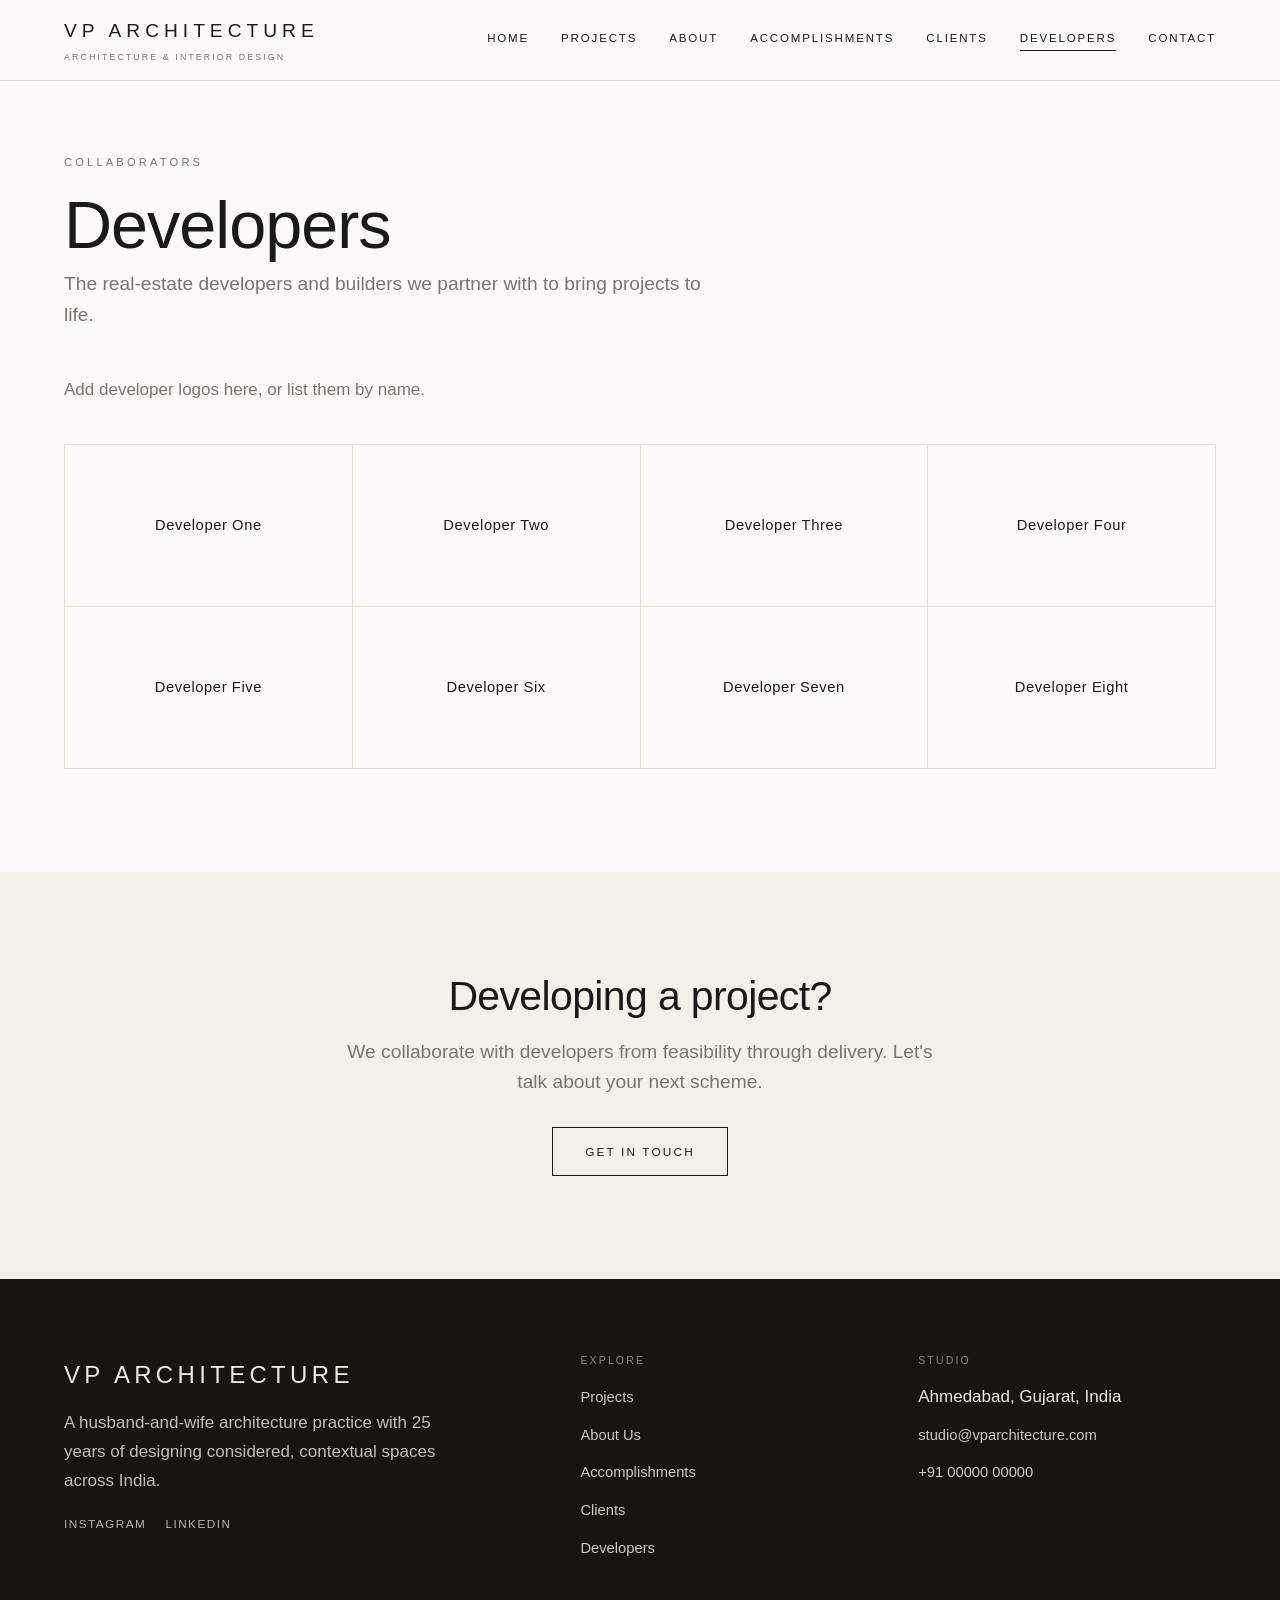
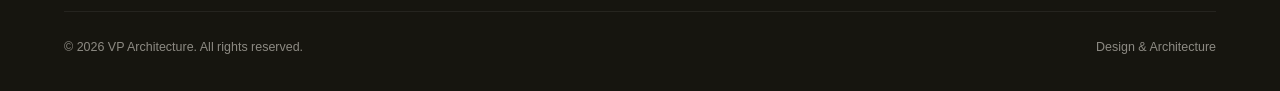
<file: website/developers.html>
<!doctype html>
<html lang="en">
<head>
  <meta charset="utf-8">
  <meta name="viewport" content="width=device-width, initial-scale=1">
  <title>Developers — VP Architecture</title>
  <meta name="description" content="The real-estate developers and builders we partner with to bring projects to life.">
  <link rel="stylesheet" href="assets/css/style.css">
  <script src="assets/js/main.js" defer></script>
</head>
<body>
  <a class="skip-link" href="#main">Skip to content</a>

  <header class="hdr" data-header>
    <div class="wrap hdr__in">
      <a class="logo" href="index.html">VP Architecture<small>Architecture &amp; Interior Design</small></a>
      <nav class="nav" aria-label="Primary">
        <a href="index.html">Home</a>
        <a href="projects.html">Projects</a>
        <a href="about.html">About</a>
        <a href="accomplishments.html">Accomplishments</a>
        <a href="clients.html">Clients</a>
        <a href="developers.html" aria-current="page">Developers</a>
        <a href="contact.html">Contact</a>
      </nav>
      <button class="nav-toggle" data-nav-toggle aria-label="Open menu"><span></span><span></span><span></span></button>
    </div>
  </header>

  <div class="mobile-nav" data-mobile-nav>
    <div class="wrap">
      <div class="mobile-nav__head"><span class="logo">VP Architecture</span><button class="mobile-nav__x" data-nav-close aria-label="Close menu">&times;</button></div>
      <nav class="mobile-nav__links" aria-label="Mobile">
        <a href="index.html">Home</a>
        <a href="projects.html">Projects</a>
        <a href="about.html">About</a>
        <a href="accomplishments.html">Accomplishments</a>
        <a href="clients.html">Clients</a>
        <a href="developers.html">Developers</a>
        <a href="contact.html">Contact</a>
      </nav>
    </div>
  </div>

  <main id="main">
    <section class="page-head">
      <div class="wrap">
        <p class="eyebrow reveal">Collaborators</p>
        <h1 class="reveal">Developers</h1>
        <p class="lead reveal">The real-estate developers and builders we partner with to bring projects to life.</p>
      </div>
    </section>

    <section class="section" style="padding-top:0;">
      <div class="wrap">
        <p class="cat-note reveal">Add developer logos here, or list them by name.</p>
        <div class="logos reveal" style="--cols:4;">
          <div class="logo-cell"><span>Developer One</span></div>
          <div class="logo-cell"><span>Developer Two</span></div>
          <div class="logo-cell"><span>Developer Three</span></div>
          <div class="logo-cell"><span>Developer Four</span></div>
          <div class="logo-cell"><span>Developer Five</span></div>
          <div class="logo-cell"><span>Developer Six</span></div>
          <div class="logo-cell"><span>Developer Seven</span></div>
          <div class="logo-cell"><span>Developer Eight</span></div>
        </div>
      </div>
    </section>

    <section class="section band">
      <div class="wrap">
        <div class="center-block reveal">
          <h2>Developing a project?</h2>
          <p class="lead">We collaborate with developers from feasibility through delivery. Let's talk about your next scheme.</p>
          <p style="margin-top:1.8rem;"><a class="btn" href="contact.html">Get in touch</a></p>
        </div>
      </div>
    </section>
  </main>

  <footer class="ftr">
    <div class="wrap">
      <div class="ftr__grid">
        <div>
          <div class="ftr__brand">VP Architecture</div>
          <p style="max-width:40ch;opacity:.8;">A husband-and-wife architecture practice with 25 years of designing considered, contextual spaces across India.</p>
          <div class="ftr__social">
            <a href="https://instagram.com" target="_blank" rel="noopener">Instagram</a>
            <a href="https://linkedin.com" target="_blank" rel="noopener">LinkedIn</a>
          </div>
        </div>
        <div>
          <h4>Explore</h4>
          <ul class="ftr__links">
            <li><a href="projects.html">Projects</a></li>
            <li><a href="about.html">About Us</a></li>
            <li><a href="accomplishments.html">Accomplishments</a></li>
            <li><a href="clients.html">Clients</a></li>
            <li><a href="developers.html">Developers</a></li>
          </ul>
        </div>
        <div>
          <h4>Studio</h4>
          <ul class="ftr__links">
            <li>Ahmedabad, Gujarat, India</li>
            <li><a href="mailto:studio@vparchitecture.com">studio@vparchitecture.com</a></li>
            <li><a href="tel:+910000000000">+91 00000 00000</a></li>
          </ul>
        </div>
      </div>
      <div class="ftr__bottom"><span>© 2026 VP Architecture. All rights reserved.</span><span>Design &amp; Architecture</span></div>
    </div>
  </footer>
</body>
</html>
</file>
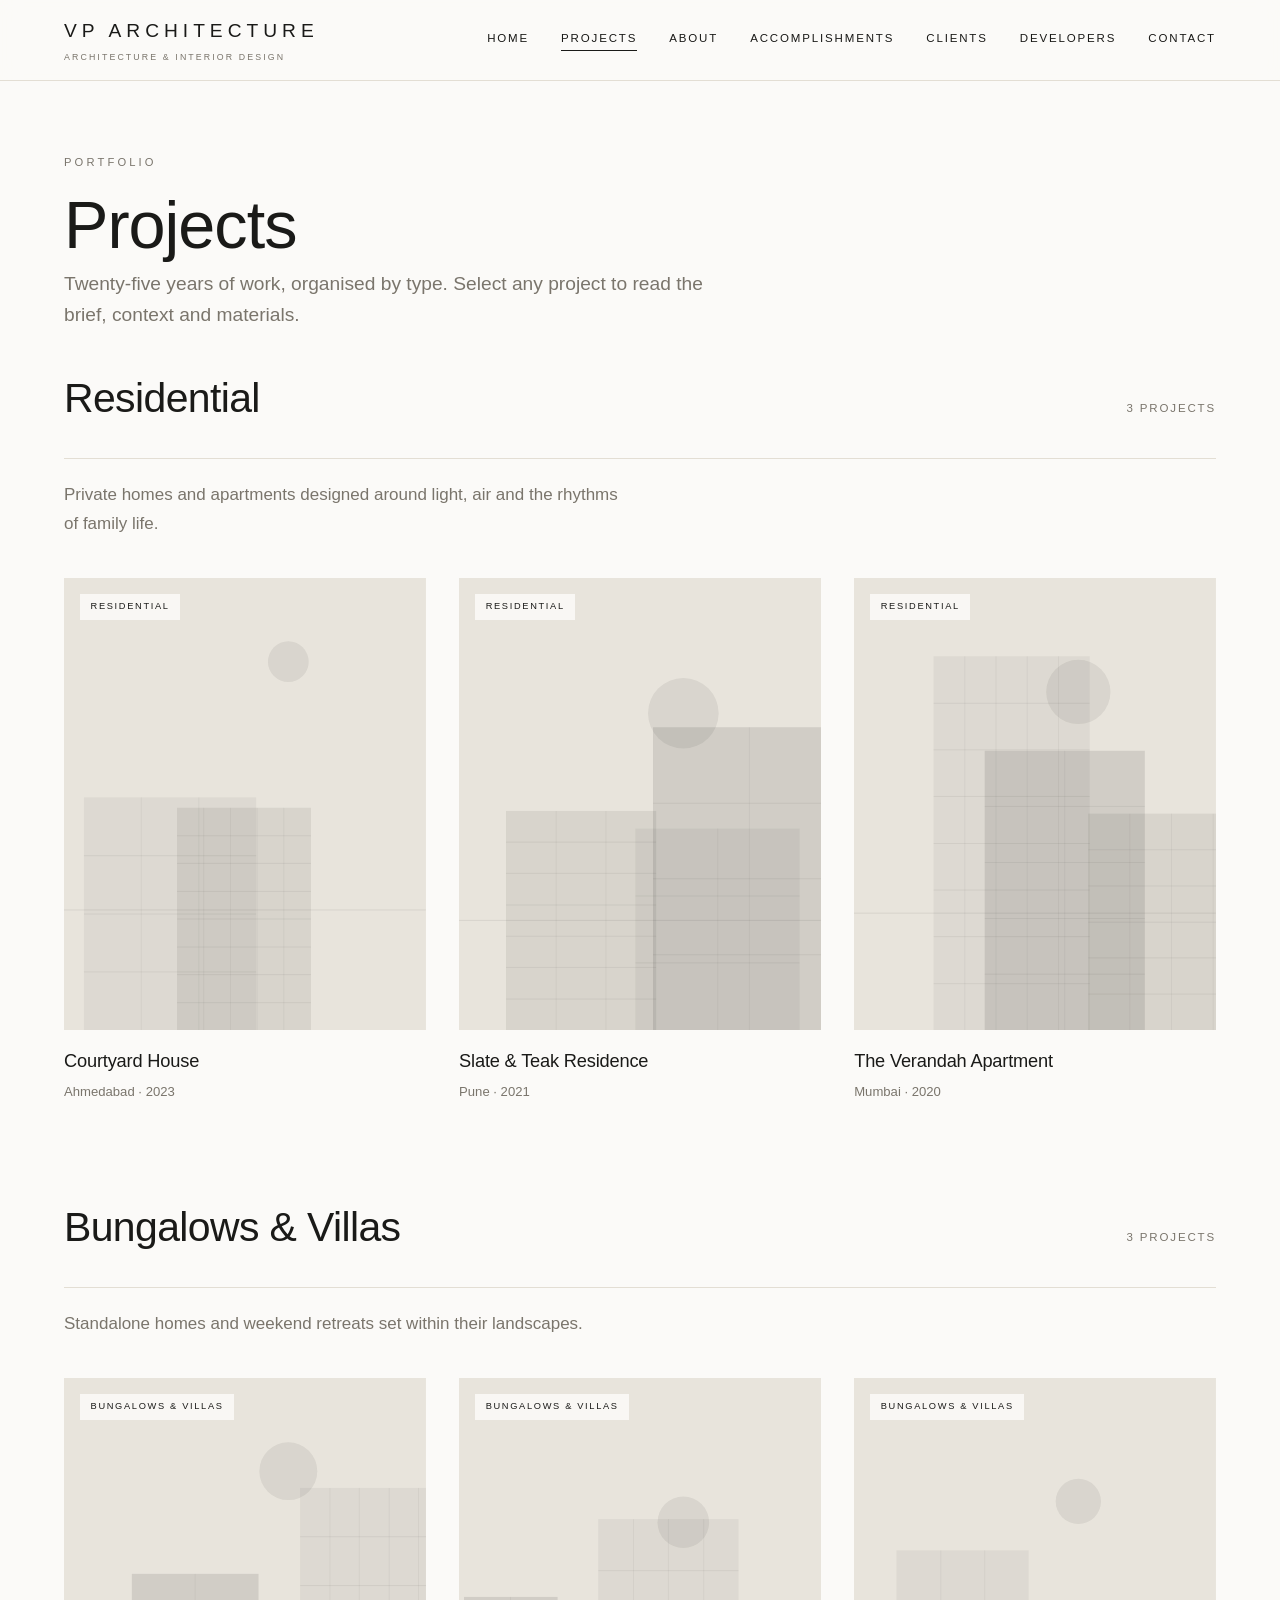
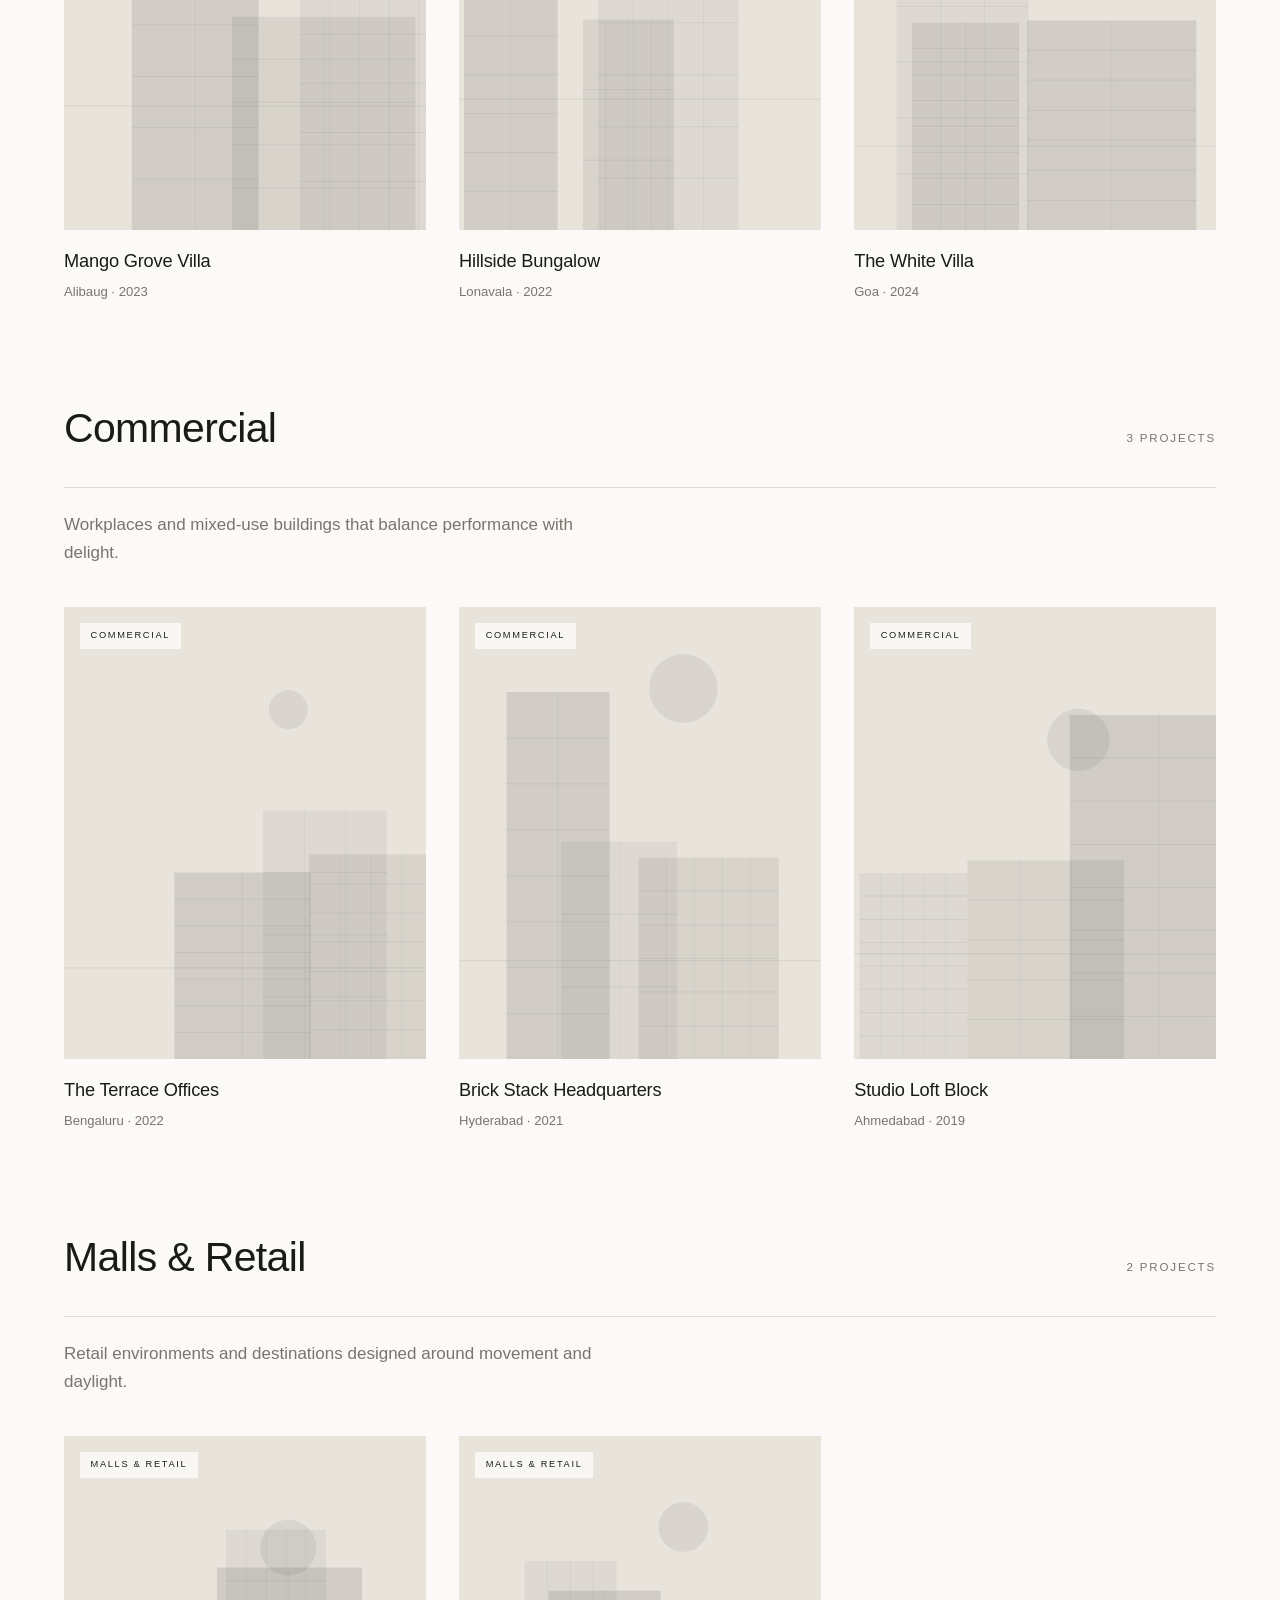
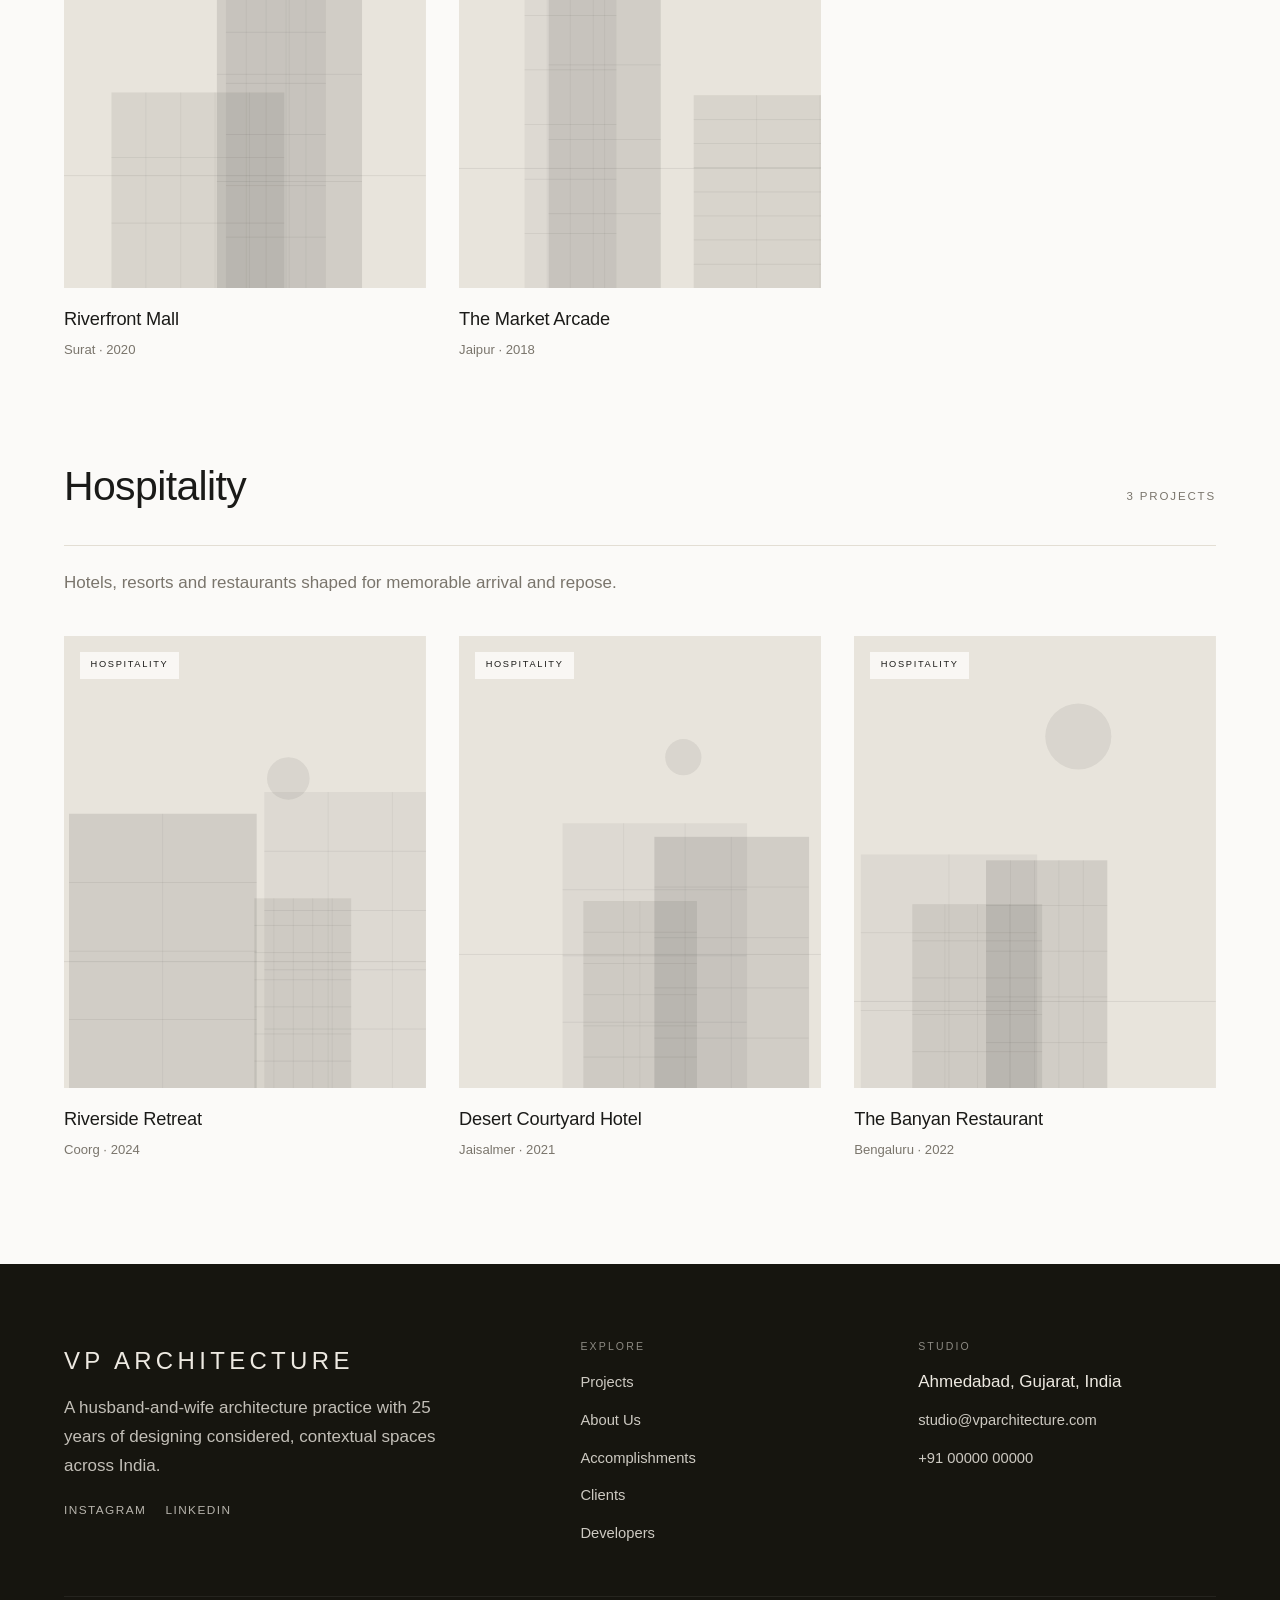
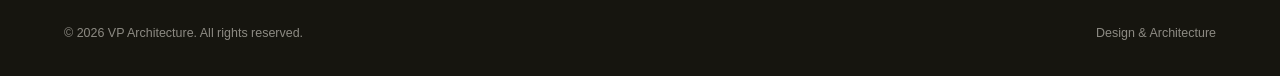
<file: website/projects.html>
<!doctype html>
<html lang="en">
<head>
  <meta charset="utf-8">
  <meta name="viewport" content="width=device-width, initial-scale=1">
  <title>Projects — VP Architecture</title>
  <meta name="description" content="Twenty-five years of work across residential, bungalows & villas, commercial, malls & retail and hospitality.">
  <link rel="stylesheet" href="assets/css/style.css">
  <script src="assets/js/main.js" defer></script>
</head>
<body>
  <a class="skip-link" href="#main">Skip to content</a>

  <header class="hdr" data-header>
    <div class="wrap hdr__in">
      <a class="logo" href="index.html">VP Architecture<small>Architecture &amp; Interior Design</small></a>
      <nav class="nav" aria-label="Primary">
        <a href="index.html">Home</a>
        <a href="projects.html" aria-current="page">Projects</a>
        <a href="about.html">About</a>
        <a href="accomplishments.html">Accomplishments</a>
        <a href="clients.html">Clients</a>
        <a href="developers.html">Developers</a>
        <a href="contact.html">Contact</a>
      </nav>
      <button class="nav-toggle" data-nav-toggle aria-label="Open menu"><span></span><span></span><span></span></button>
    </div>
  </header>

  <div class="mobile-nav" data-mobile-nav>
    <div class="wrap">
      <div class="mobile-nav__head"><span class="logo">VP Architecture</span><button class="mobile-nav__x" data-nav-close aria-label="Close menu">&times;</button></div>
      <nav class="mobile-nav__links" aria-label="Mobile">
        <a href="index.html">Home</a>
        <a href="projects.html">Projects</a>
        <a href="about.html">About</a>
        <a href="accomplishments.html">Accomplishments</a>
        <a href="clients.html">Clients</a>
        <a href="developers.html">Developers</a>
        <a href="contact.html">Contact</a>
      </nav>
    </div>
  </div>

  <main id="main">
    <section class="page-head">
      <div class="wrap">
        <p class="eyebrow reveal">Portfolio</p>
        <h1 class="reveal">Projects</h1>
        <p class="lead reveal">Twenty-five years of work, organised by type. Select any project to read the brief, context and materials.</p>
      </div>
    </section>

    <div class="wrap" style="padding-bottom: var(--section);">
      <div data-projects></div>
    </div>
  </main>

  <footer class="ftr">
    <div class="wrap">
      <div class="ftr__grid">
        <div>
          <div class="ftr__brand">VP Architecture</div>
          <p style="max-width:40ch;opacity:.8;">A husband-and-wife architecture practice with 25 years of designing considered, contextual spaces across India.</p>
          <div class="ftr__social">
            <a href="https://instagram.com" target="_blank" rel="noopener">Instagram</a>
            <a href="https://linkedin.com" target="_blank" rel="noopener">LinkedIn</a>
          </div>
        </div>
        <div>
          <h4>Explore</h4>
          <ul class="ftr__links">
            <li><a href="projects.html">Projects</a></li>
            <li><a href="about.html">About Us</a></li>
            <li><a href="accomplishments.html">Accomplishments</a></li>
            <li><a href="clients.html">Clients</a></li>
            <li><a href="developers.html">Developers</a></li>
          </ul>
        </div>
        <div>
          <h4>Studio</h4>
          <ul class="ftr__links">
            <li>Ahmedabad, Gujarat, India</li>
            <li><a href="mailto:studio@vparchitecture.com">studio@vparchitecture.com</a></li>
            <li><a href="tel:+910000000000">+91 00000 00000</a></li>
          </ul>
        </div>
      </div>
      <div class="ftr__bottom"><span>© 2026 VP Architecture. All rights reserved.</span><span>Design &amp; Architecture</span></div>
    </div>
  </footer>
</body>
</html>
</file>
<file: website/assets/css/style.css>
/* ==========================================================================
   VP Architecture — minimal portfolio website
   ========================================================================== */

:root {
  --ground: #FBFAF8;
  --ink: #1A1A18;
  --muted: #7A756C;
  --line: #E3DED4;
  --line-soft: #EFEBE3;
  --accent: #9A6A4B;
  --footer-bg: #16150F;
  --footer-ink: #EDE9E1;
  --ph-ink: #1A1A18;
  --card-ground: #F1EDE5;
  --band: #F3F0EA;

  --font-display: "Helvetica Neue", "Segoe UI", Arial, sans-serif;
  --font-body: "Helvetica Neue", "Segoe UI", Arial, sans-serif;

  --maxw: 1600px;
  --pad: clamp(1.25rem, 5vw, 4.5rem);
  --section: clamp(3.5rem, 8vw, 7rem);
}

@media (prefers-color-scheme: dark) {
  :root {
    --ground: #16150F;
    --ink: #EFECE4;
    --muted: #9E988C;
    --line: #322F27;
    --line-soft: #26241D;
    --accent: #C39A76;
    --footer-bg: #0E0D08;
    --footer-ink: #EAE6DD;
    --ph-ink: #EFECE4;
    --card-ground: #211F18;
    --band: #1D1B14;
  }
}

* { box-sizing: border-box; }
html { -webkit-text-size-adjust: 100%; scroll-behavior: smooth; }

body {
  margin: 0;
  background: var(--ground);
  color: var(--ink);
  font-family: var(--font-body);
  font-size: 17px;
  line-height: 1.7;
  -webkit-font-smoothing: antialiased;
  -moz-osx-font-smoothing: grayscale;
  overflow-x: hidden;
}

h1, h2, h3, h4 {
  font-family: var(--font-display);
  font-weight: 300;
  line-height: 1.1;
  letter-spacing: -0.015em;
  margin: 0 0 0.5em;
  text-wrap: balance;
}
h1 { font-size: clamp(2.4rem, 5.2vw, 4.6rem); }
h2 { font-size: clamp(1.7rem, 3.2vw, 2.7rem); }
h3 { font-size: clamp(1.2rem, 2vw, 1.6rem); }
p { margin: 0 0 1.1em; }
p:last-child { margin-bottom: 0; }
img { max-width: 100%; height: auto; display: block; }
a { color: inherit; text-decoration: none; }
button { font-family: inherit; cursor: pointer; }

.eyebrow { font-size: 0.7rem; letter-spacing: 0.28em; text-transform: uppercase; color: var(--muted); font-weight: 500; margin: 0 0 1.1rem; }
.lead { font-size: 1.2rem; color: var(--muted); line-height: 1.6; }
.muted { color: var(--muted); }

.wrap { max-width: var(--maxw); margin: 0 auto; padding-inline: var(--pad); }
.section { padding-block: var(--section); }
.section--tight { padding-block: calc(var(--section) * 0.55); }
.band { background: var(--band); }
.divline { border: 0; border-top: 1px solid var(--line); margin: 0; }

.skip-link { position: absolute; left: -9999px; top: 0; background: var(--ink); color: var(--ground); padding: 0.75rem 1rem; z-index: 1000; }
.skip-link:focus { left: 0; }

/* ---- Buttons & links ---------------------------------------------------- */
.btn {
  display: inline-block; border: 1px solid var(--ink); color: var(--ink);
  padding: 0.85rem 2rem; font-size: 0.74rem; letter-spacing: 0.18em; text-transform: uppercase;
  transition: background-color .35s ease, color .35s ease;
}
.btn:hover { background: var(--ink); color: var(--ground); }
.btn--light { border-color: #fff; color: #fff; }
.btn--light:hover { background: #fff; color: #16150F; }
.link-underline { display: inline-block; font-size: 0.74rem; letter-spacing: 0.18em; text-transform: uppercase; padding-bottom: 3px; border-bottom: 1px solid currentColor; transition: opacity .3s ease; }
.link-underline:hover { opacity: 0.55; }

/* ---- Header ------------------------------------------------------------- */
.hdr { position: sticky; top: 0; z-index: 60; background: color-mix(in srgb, var(--ground) 88%, transparent); backdrop-filter: blur(10px); border-bottom: 1px solid var(--line); transition: transform .4s ease; }
.hdr__in { display: flex; align-items: center; justify-content: space-between; min-height: 80px; gap: 2rem; }
.logo { font-family: var(--font-display); font-weight: 400; font-size: 1.2rem; letter-spacing: 0.26em; text-transform: uppercase; white-space: nowrap; }
.logo small { display: block; font-size: 0.55rem; letter-spacing: 0.24em; color: var(--muted); margin-top: 3px; }
.nav { display: flex; gap: 2rem; }
.nav a { font-size: 0.72rem; letter-spacing: 0.16em; text-transform: uppercase; position: relative; padding-bottom: 3px; }
.nav a::after { content: ""; position: absolute; left: 0; bottom: 0; height: 1px; width: 0; background: currentColor; transition: width .3s ease; }
.nav a:hover::after, .nav a[aria-current="page"]::after { width: 100%; }

.nav-toggle { display: none; flex-direction: column; gap: 5px; width: 34px; height: 34px; background: none; border: 0; padding: 0; justify-content: center; }
.nav-toggle span { display: block; height: 1.5px; width: 26px; background: var(--ink); }

.mobile-nav { position: fixed; inset: 0; background: var(--ground); z-index: 200; transform: translateY(-100%); transition: transform .5s cubic-bezier(.77,0,.175,1); display: flex; flex-direction: column; padding: 1.5rem var(--pad); }
.mobile-nav.on { transform: none; }
.mobile-nav__head { display: flex; justify-content: space-between; align-items: center; min-height: 52px; }
.mobile-nav__x { background: none; border: 0; font-size: 2rem; line-height: 1; color: var(--ink); }
.mobile-nav__links { display: flex; flex-direction: column; margin-top: 2.5rem; }
.mobile-nav__links a { font-family: var(--font-display); font-weight: 300; font-size: 1.9rem; padding: 0.6rem 0; border-bottom: 1px solid var(--line); }

/* ---- Hero --------------------------------------------------------------- */
.hero { position: relative; height: 88vh; min-height: 520px; overflow: hidden; }
.hero__media { position: absolute; inset: 0; }
.hero__media img, .hero__media .ph { width: 100%; height: 100%; object-fit: cover; }
.hero::after { content: ""; position: absolute; inset: 0; background: linear-gradient(to bottom, rgba(0,0,0,.05), rgba(0,0,0,.42)); }
.hero__c { position: absolute; left: 0; right: 0; bottom: 0; z-index: 2; color: #fff; padding: var(--pad); }
.hero__c .eyebrow { color: rgba(255,255,255,.82); }
.hero__c h1 { color: #fff; max-width: 15ch; }
.hero__c p { color: rgba(255,255,255,.9); max-width: 46ch; margin-top: 1.1rem; font-size: 1.1rem; }
.hero__c .btn { margin-top: 1.8rem; }

/* ---- Page header -------------------------------------------------------- */
.page-head { padding-block: calc(var(--section) * 0.7) calc(var(--section) * 0.45); }
.page-head h1 { margin-bottom: 0.4rem; }
.page-head .lead { max-width: 60ch; }
.page-head--center { text-align: center; }
.page-head--center .lead { margin-inline: auto; }

/* ---- Generic centered block -------------------------------------------- */
.center-block { max-width: 62ch; margin: 0 auto; text-align: center; }
.center-block h2 { margin-bottom: 1.1rem; }

/* ---- Project categories & grid ----------------------------------------- */
.category { scroll-margin-top: 110px; }
.category + .category { margin-top: var(--section); }
.cat-bar { display: flex; align-items: baseline; justify-content: space-between; gap: 1rem; border-bottom: 1px solid var(--line); padding-bottom: 1rem; margin-bottom: 1.4rem; }
.cat-bar .count { font-size: .72rem; letter-spacing: .16em; text-transform: uppercase; color: var(--muted); white-space: nowrap; }
.cat-note { color: var(--muted); max-width: 60ch; margin: 0 0 2.4rem; }

.grid { display: grid; grid-template-columns: repeat(var(--cols, 3), 1fr); gap: clamp(1.4rem, 2.6vw, 2.4rem); }

.card { text-align: left; background: none; border: 0; padding: 0; color: inherit; cursor: pointer; font: inherit; display: block; width: 100%; }
.card__media { display: block; position: relative; aspect-ratio: 4/5; overflow: hidden; background: var(--card-ground); }
.card__media img, .card__media .ph { width: 100%; height: 100%; object-fit: cover; transition: transform .7s cubic-bezier(.2,.8,.2,1); }
.card:hover .card__media img, .card:hover .card__media .ph { transform: scale(1.05); }
.card__tag { position: absolute; top: 1rem; left: 1rem; background: color-mix(in srgb, var(--ground) 90%, transparent); font-size: .58rem; letter-spacing: .18em; text-transform: uppercase; padding: .34rem .66rem; }
.card__title { font-family: var(--font-display); font-weight: 400; font-size: 1.14rem; letter-spacing: -0.01em; margin: 1rem 0 .25rem; display: block; }
.card__meta { color: var(--muted); font-size: .82rem; display: block; }

/* ---- Project drawer ----------------------------------------------------- */
.scrim { position: fixed; inset: 0; z-index: 90; background: rgba(10,9,6,.62); backdrop-filter: blur(3px); opacity: 0; pointer-events: none; transition: opacity .4s ease; }
.scrim.on { opacity: 1; pointer-events: auto; }
.drawer { position: fixed; top: 0; right: 0; bottom: 0; z-index: 91; width: min(680px, 94vw); background: var(--ground); color: var(--ink); transform: translateX(100%); transition: transform .5s cubic-bezier(.77,0,.175,1); overflow-y: auto; }
.drawer.on { transform: none; }
.drawer__x { position: sticky; top: 0; width: 100%; display: flex; justify-content: flex-end; gap: .5rem; background: var(--ground); border: 0; border-bottom: 1px solid var(--line); color: var(--ink); padding: 1.1rem 1.6rem; font-size: .72rem; letter-spacing: .16em; text-transform: uppercase; }
.drawer__media { aspect-ratio: 16/11; background: var(--card-ground); position: relative; }
.drawer__media img, .drawer__media .ph { position: absolute; inset: 0; width: 100%; height: 100%; object-fit: cover; }
.drawer__body { padding: clamp(1.5rem, 4vw, 2.8rem); }
.drawer__body h2 { margin-bottom: .3rem; }
.facts { display: flex; flex-wrap: wrap; gap: 1.2rem 2.4rem; margin: 1.5rem 0; padding: 1.4rem 0; border-block: 1px solid var(--line); }
.facts .k { font-size: .64rem; letter-spacing: .16em; text-transform: uppercase; color: var(--muted); margin-bottom: .2rem; }
.facts .v { font-size: .98rem; }
.drawer__desc { max-width: 58ch; }

/* ---- Stats -------------------------------------------------------------- */
.stats { display: grid; grid-template-columns: repeat(4, 1fr); gap: 1rem; text-align: center; }
.stat__n { font-family: var(--font-display); font-weight: 300; font-size: clamp(2.2rem, 5vw, 3.4rem); line-height: 1; }
.stat__l { color: var(--muted); font-size: .72rem; letter-spacing: .16em; text-transform: uppercase; margin-top: .5rem; }

/* ---- Two column --------------------------------------------------------- */
.two-col { display: grid; grid-template-columns: 1fr 1fr; gap: clamp(2rem, 6vw, 5rem); align-items: center; }
.two-col__media { aspect-ratio: 4/3; background: var(--card-ground); overflow: hidden; position: relative; }
.two-col__media img, .two-col__media .ph { position: absolute; inset: 0; width: 100%; height: 100%; object-fit: cover; }
.two-col--reverse .two-col__media { order: 2; }

/* ---- Owners / team ------------------------------------------------------ */
.owners { display: grid; grid-template-columns: repeat(2, 1fr); gap: clamp(2rem, 5vw, 4rem); }
.owner__media { aspect-ratio: 3/4; background: var(--card-ground); overflow: hidden; margin-bottom: 1.4rem; position: relative; }
.owner__media img, .owner__media .ph { position: absolute; inset: 0; width: 100%; height: 100%; object-fit: cover; }
.owner__role { color: var(--accent); font-size: .76rem; letter-spacing: .16em; text-transform: uppercase; margin: .2rem 0 1rem; }

.team { display: grid; grid-template-columns: repeat(4, 1fr); gap: clamp(1.5rem, 3vw, 2.4rem); }
.member__media { aspect-ratio: 1/1; background: var(--card-ground); overflow: hidden; margin-bottom: .9rem; position: relative; }
.member__media img, .member__media .ph { position: absolute; inset: 0; width: 100%; height: 100%; object-fit: cover; }
.member__name { font-family: var(--font-display); font-weight: 400; font-size: 1.05rem; }
.member__role { color: var(--muted); font-size: .82rem; }

/* ---- Awards / accomplishments ------------------------------------------ */
.awards { border-top: 1px solid var(--line); }
.award { display: grid; grid-template-columns: 110px 1fr auto; gap: 1.5rem; align-items: baseline; padding: 1.5rem 0; border-bottom: 1px solid var(--line); }
.award__year { font-family: var(--font-display); font-weight: 300; font-size: 1.3rem; color: var(--accent); }
.award__title { font-size: 1.1rem; }
.award__project { color: var(--muted); font-size: .9rem; }
.award__org { color: var(--muted); font-size: .78rem; letter-spacing: .12em; text-transform: uppercase; text-align: right; }

/* ---- Logo / name grid --------------------------------------------------- */
.logos { display: grid; grid-template-columns: repeat(var(--cols, 5), 1fr); gap: 1px; background: var(--line); border: 1px solid var(--line); }
.logo-cell { background: var(--ground); aspect-ratio: 16/9; display: flex; align-items: center; justify-content: center; padding: 1.4rem; text-align: center; }
.logo-cell img { max-height: 56px; width: auto; object-fit: contain; filter: grayscale(1); opacity: .7; transition: opacity .3s ease, filter .3s ease; }
.logo-cell:hover img { filter: none; opacity: 1; }
.logo-cell span { font-size: .92rem; letter-spacing: .04em; }

/* ---- Contact ------------------------------------------------------------ */
.contact-grid { display: grid; grid-template-columns: 1fr 1fr; gap: clamp(2rem, 6vw, 5rem); }
.cdetail { margin-bottom: 1.6rem; }
.cdetail .k { font-size: .7rem; letter-spacing: .18em; text-transform: uppercase; color: var(--muted); margin-bottom: .35rem; }
.cdetail .v { font-size: 1.1rem; }
.field { margin-bottom: 1.1rem; }
.field label { display: block; font-size: .72rem; letter-spacing: .14em; text-transform: uppercase; color: var(--muted); margin-bottom: .5rem; }
.field input, .field textarea { width: 100%; padding: .85rem 1rem; border: 1px solid var(--line); background: transparent; color: var(--ink); font-family: inherit; font-size: 1rem; }
.field input:focus, .field textarea:focus { outline: none; border-color: var(--ink); }

/* ---- Footer ------------------------------------------------------------- */
.ftr { background: var(--footer-bg); color: var(--footer-ink); padding-block: clamp(3rem, 6vw, 5rem) 2rem; }
.ftr a { color: var(--footer-ink); }
.ftr__grid { display: grid; grid-template-columns: 1.6fr 1fr 1fr; gap: 2.5rem; }
.ftr__brand { font-family: var(--font-display); font-size: 1.5rem; letter-spacing: .18em; text-transform: uppercase; margin-bottom: .8rem; }
.ftr h4 { font-size: .66rem; letter-spacing: .2em; text-transform: uppercase; opacity: .55; margin: 0 0 1rem; font-weight: 500; }
.ftr ul { list-style: none; margin: 0; padding: 0; display: flex; flex-direction: column; gap: .55rem; }
.ftr__links a { opacity: .85; font-size: .92rem; }
.ftr__links a:hover { opacity: 1; }
.ftr__social { display: flex; gap: 1.2rem; margin-top: .6rem; }
.ftr__social a { font-size: .74rem; letter-spacing: .12em; text-transform: uppercase; opacity: .75; }
.ftr__social a:hover { opacity: 1; }
.ftr__bottom { display: flex; justify-content: space-between; flex-wrap: wrap; gap: 1rem; margin-top: 3rem; padding-top: 1.6rem; border-top: 1px solid rgba(255,255,255,.12); font-size: .78rem; opacity: .55; }

/* ---- Placeholder art ---------------------------------------------------- */
.ph { position: absolute; inset: 0; display: block; color: var(--ph-ink); }
.ph svg { width: 100%; height: 100%; display: block; }

/* ---- Reveal ------------------------------------------------------------- */
.reveal { opacity: 0; transform: translateY(22px); transition: opacity .8s ease, transform .8s ease; }
.reveal.in { opacity: 1; transform: none; }
:focus-visible { outline: 2px solid var(--accent); outline-offset: 3px; }

/* ---- Responsive --------------------------------------------------------- */
@media (max-width: 1024px) {
  .grid { --cols: 2; }
  .team { grid-template-columns: repeat(3, 1fr); }
  .logos { --cols: 3; }
  .stats { grid-template-columns: repeat(2, 1fr); gap: 2.4rem 1rem; }
  .ftr__grid { grid-template-columns: 1fr 1fr; }
}
@media (max-width: 720px) {
  .nav { display: none; }
  .nav-toggle { display: flex; }
  .grid { --cols: 1; }
  .owners, .two-col, .contact-grid { grid-template-columns: 1fr; }
  .two-col--reverse .two-col__media { order: 0; }
  .team { grid-template-columns: repeat(2, 1fr); }
  .logos { --cols: 2; }
  .ftr__grid { grid-template-columns: 1fr; }
  .award { grid-template-columns: 56px 1fr; }
  .award__org { grid-column: 2; text-align: left; }
  .hero { height: 78vh; }
}
@media (prefers-reduced-motion: reduce) {
  * { transition: none !important; scroll-behavior: auto !important; }
  .reveal { opacity: 1; transform: none; }
}
</file>
